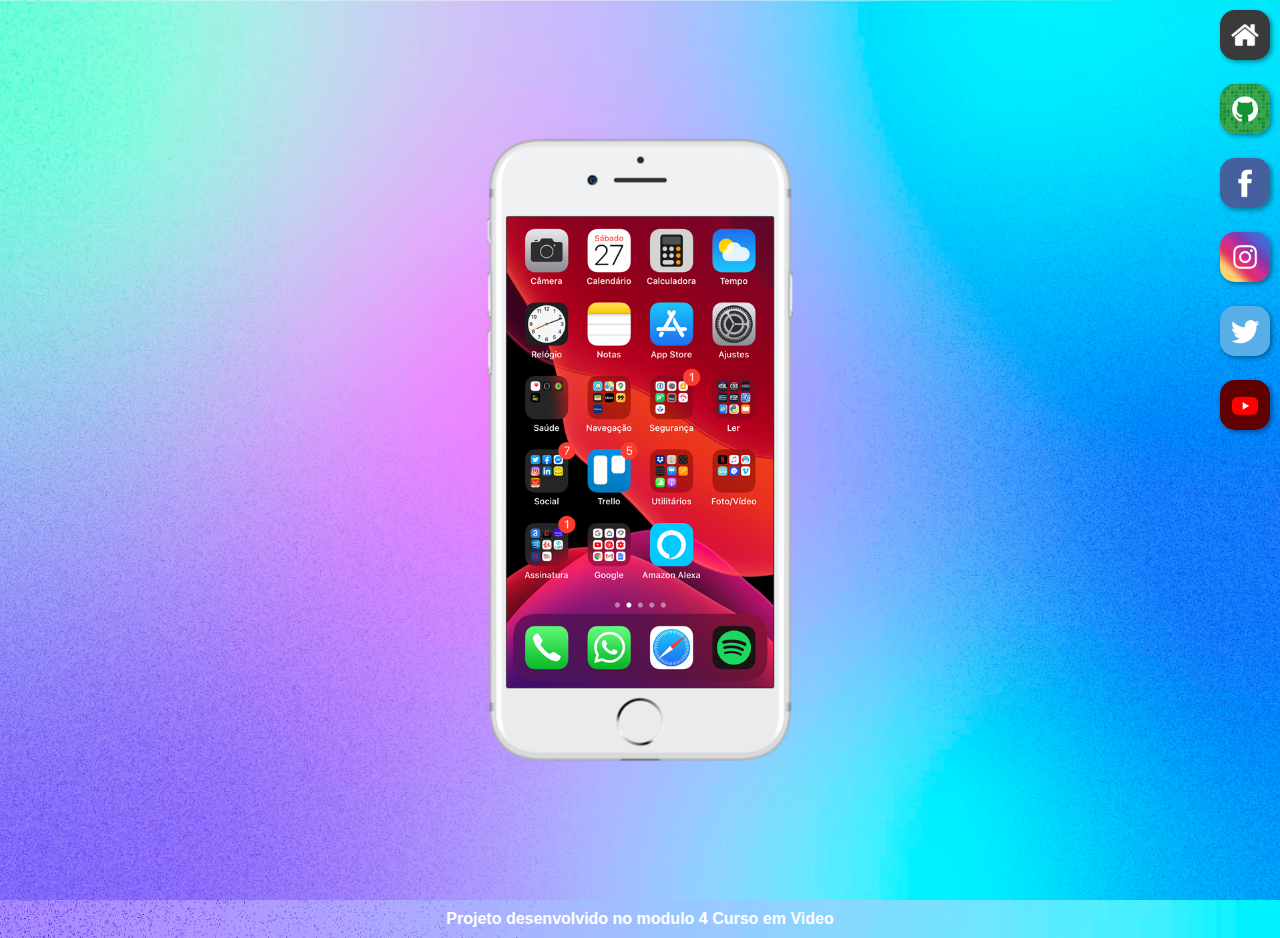
<file: index.html>
<!DOCTYPE html>
<html lang="pt-br">
<head>
    <meta charset="UTF-8">
    <meta name="viewport" content="width=device-width, initial-scale=1.0">
    <title> Projeto Rede Sociais </title>
    <link rel="stylesheet" href="estilos/estilo.css">
</head>
<body>
   <main>
    <section id="telefone">
        <iframe src="home.html" name="tela" id="tela" frameborder="0"></iframe>
    </section>

    <section id="redes-sociais">
        <a href="home.html" target="tela"> <img src="imagens/logo-home.jpg" alt="home"></a><br>

        <a href="github.html" target="tela"><img src="imagens/logo-github.jpg" alt="logo-github"></a><br>

        <a href="facebook.html" target="tela"><img src="imagens/logo-facebook.jpg" alt="logo-facebook"></a><br>

        <a href="instagram.html" target="tela"><img src="imagens/logo-instagram.jpg" alt="logo-instagram"></a><br>

        <a href="twitter.html" target="tela"><img src="imagens/logo-twitter.jpg" alt="logo-twitter"></a><br>

        <a href="youtube.html" target="tela"><img src="imagens/logo-youtube.jpg" alt="logo youtube"></a><br>

    </section>
   </main>
   <footer>
    <p> Projeto desenvolvido no modulo 4 Curso em Video </p>
    </footer>
</body>
</html>
</file>
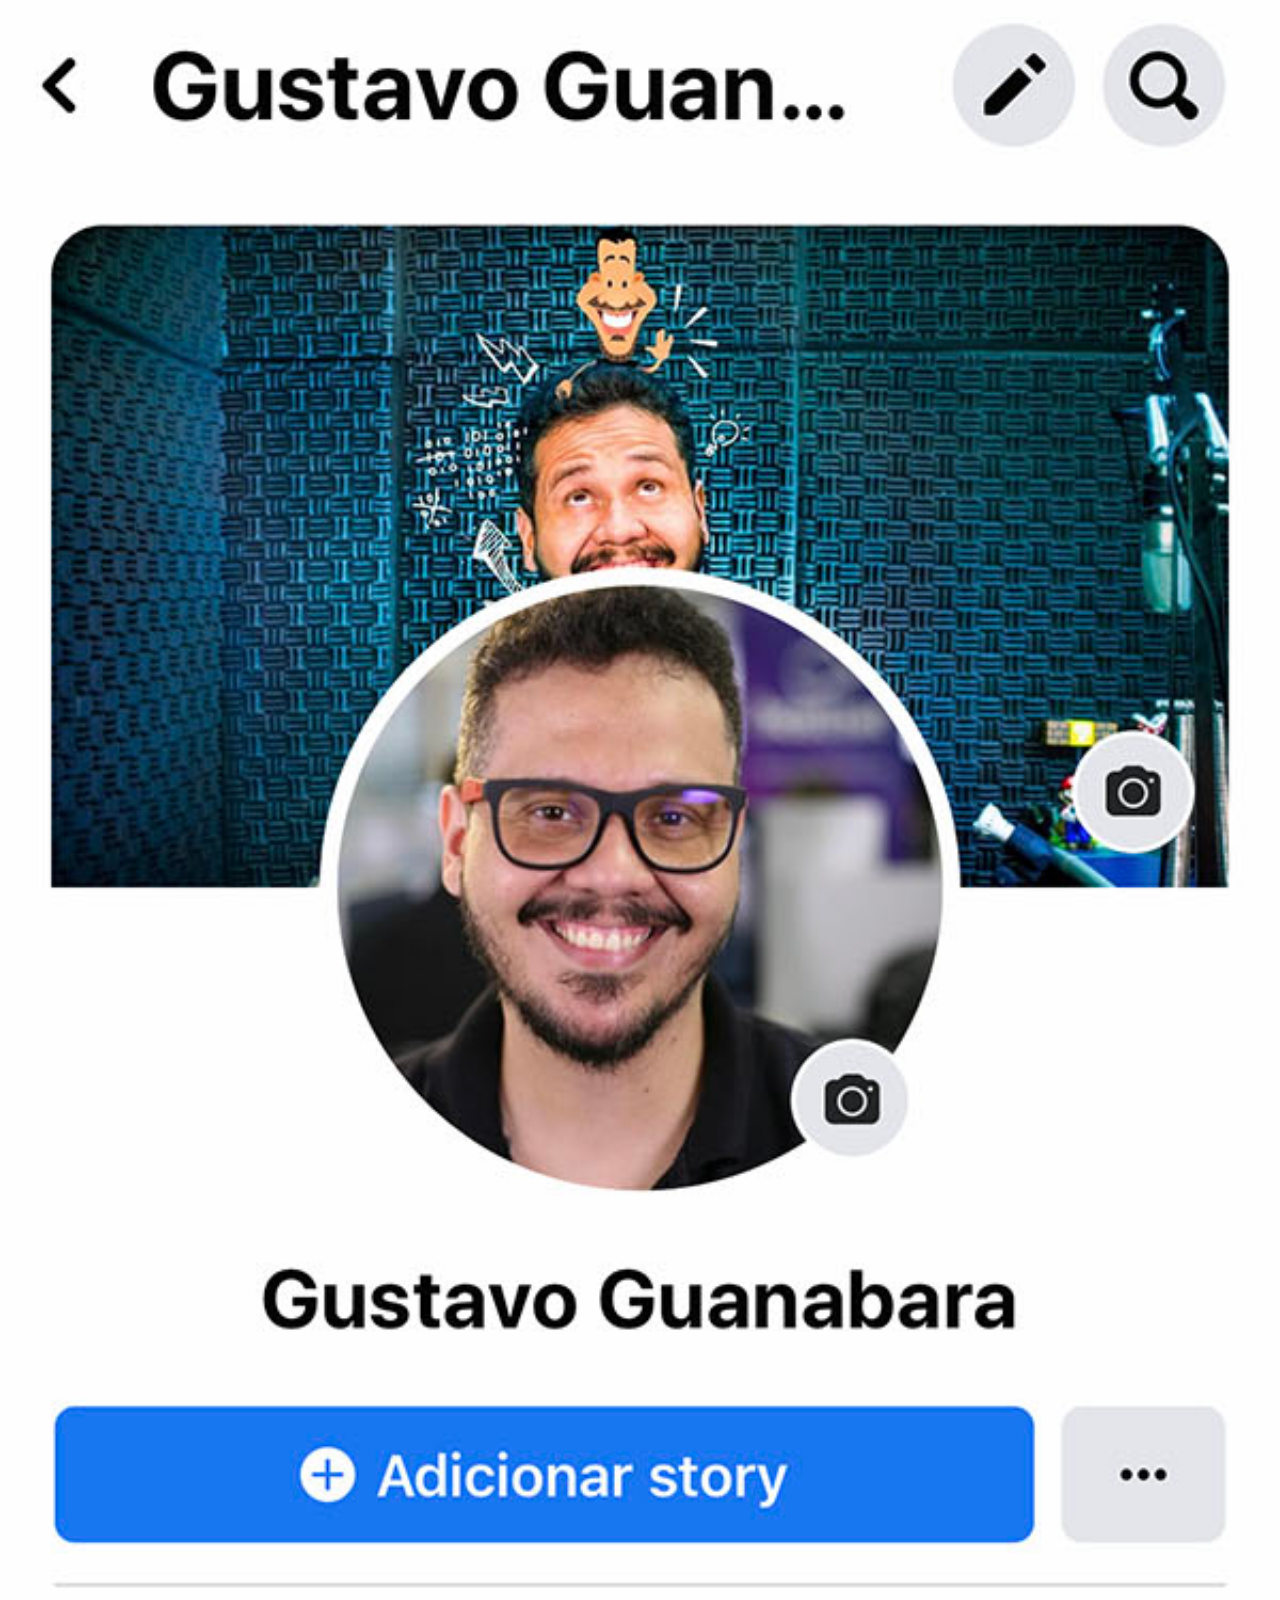
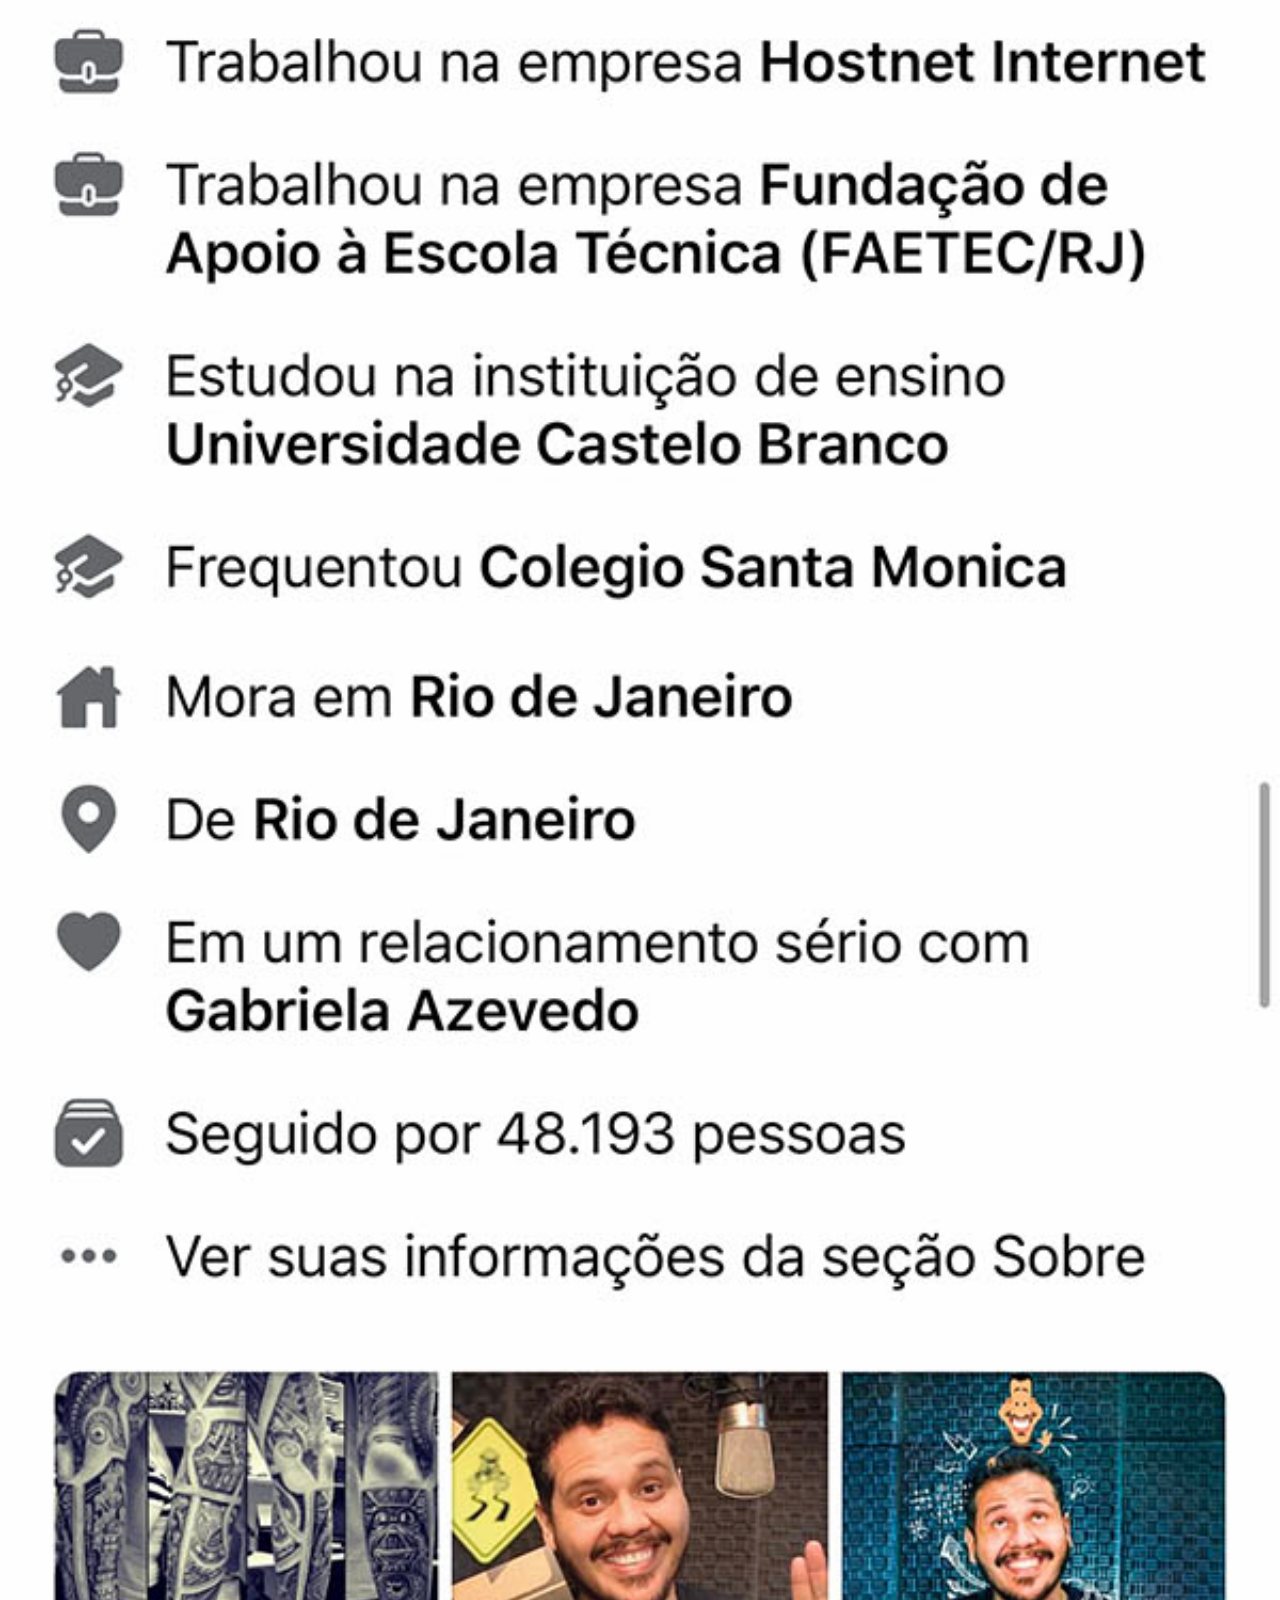
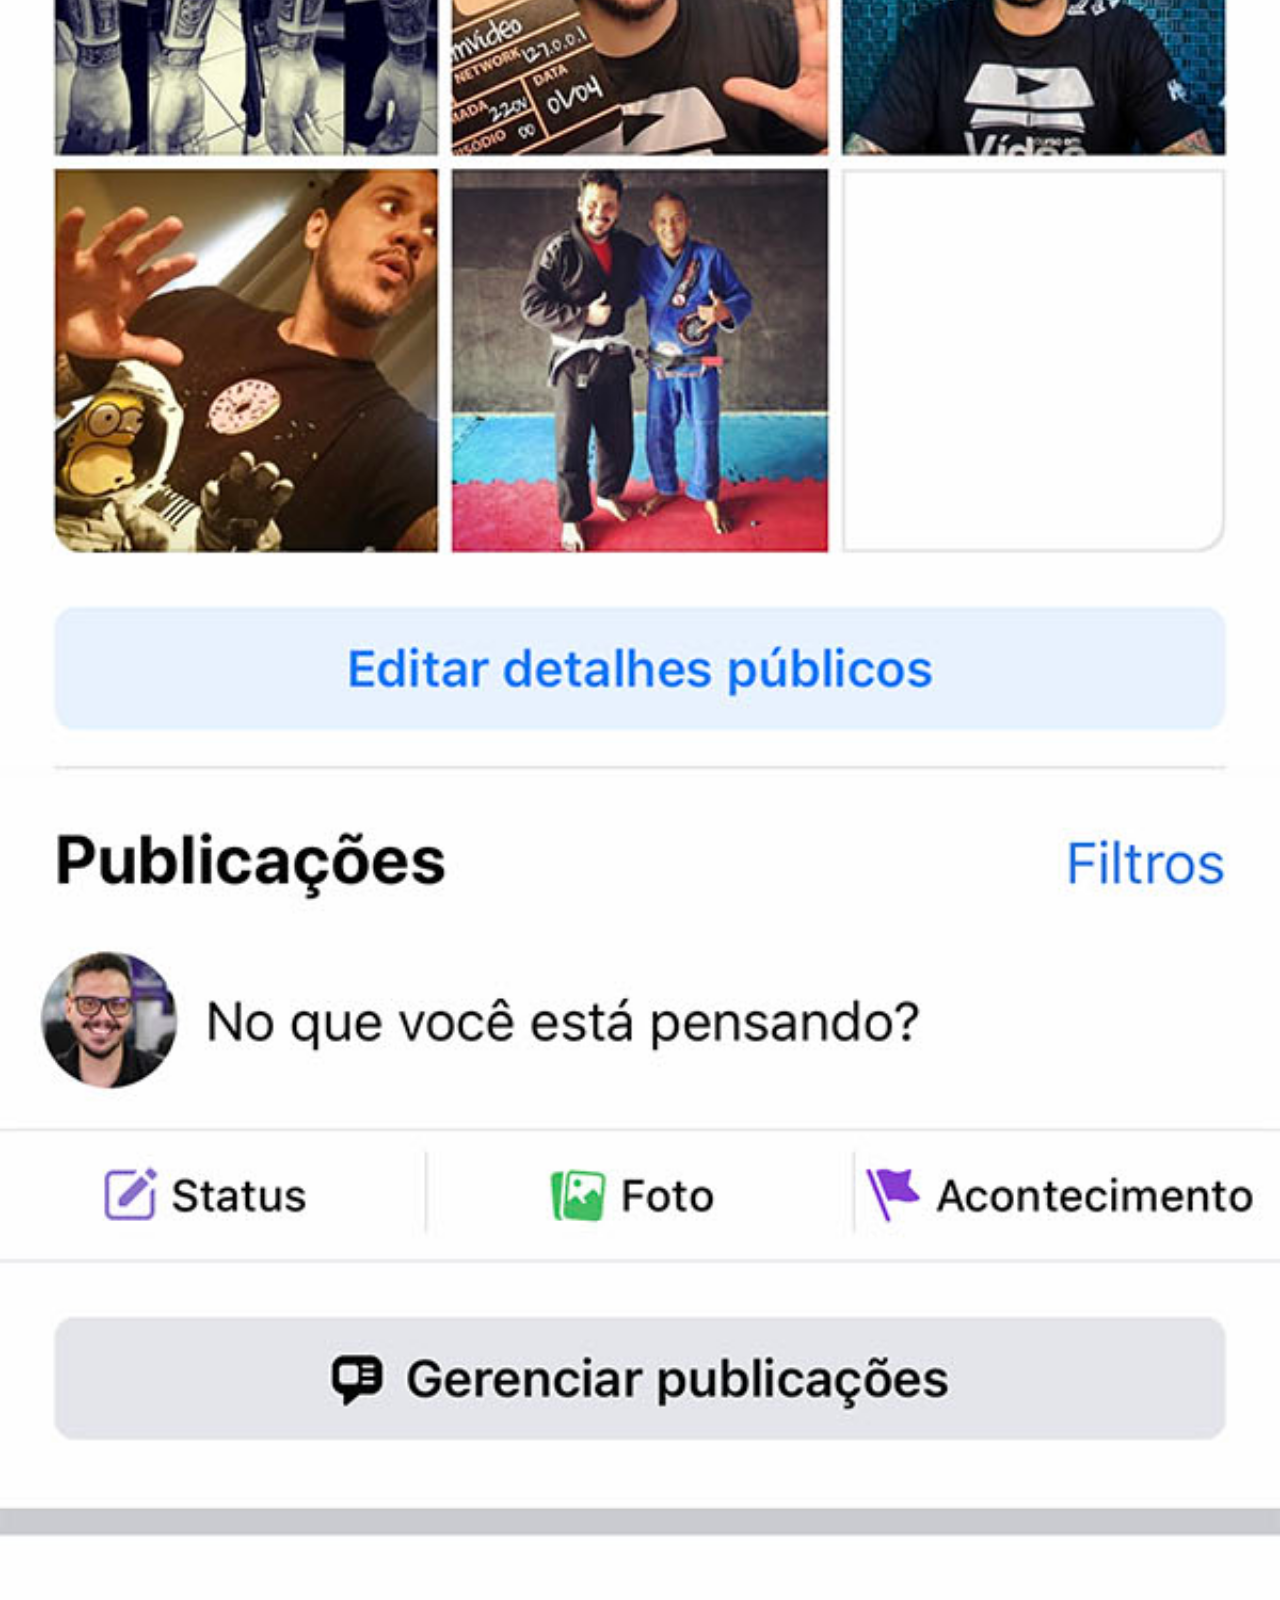
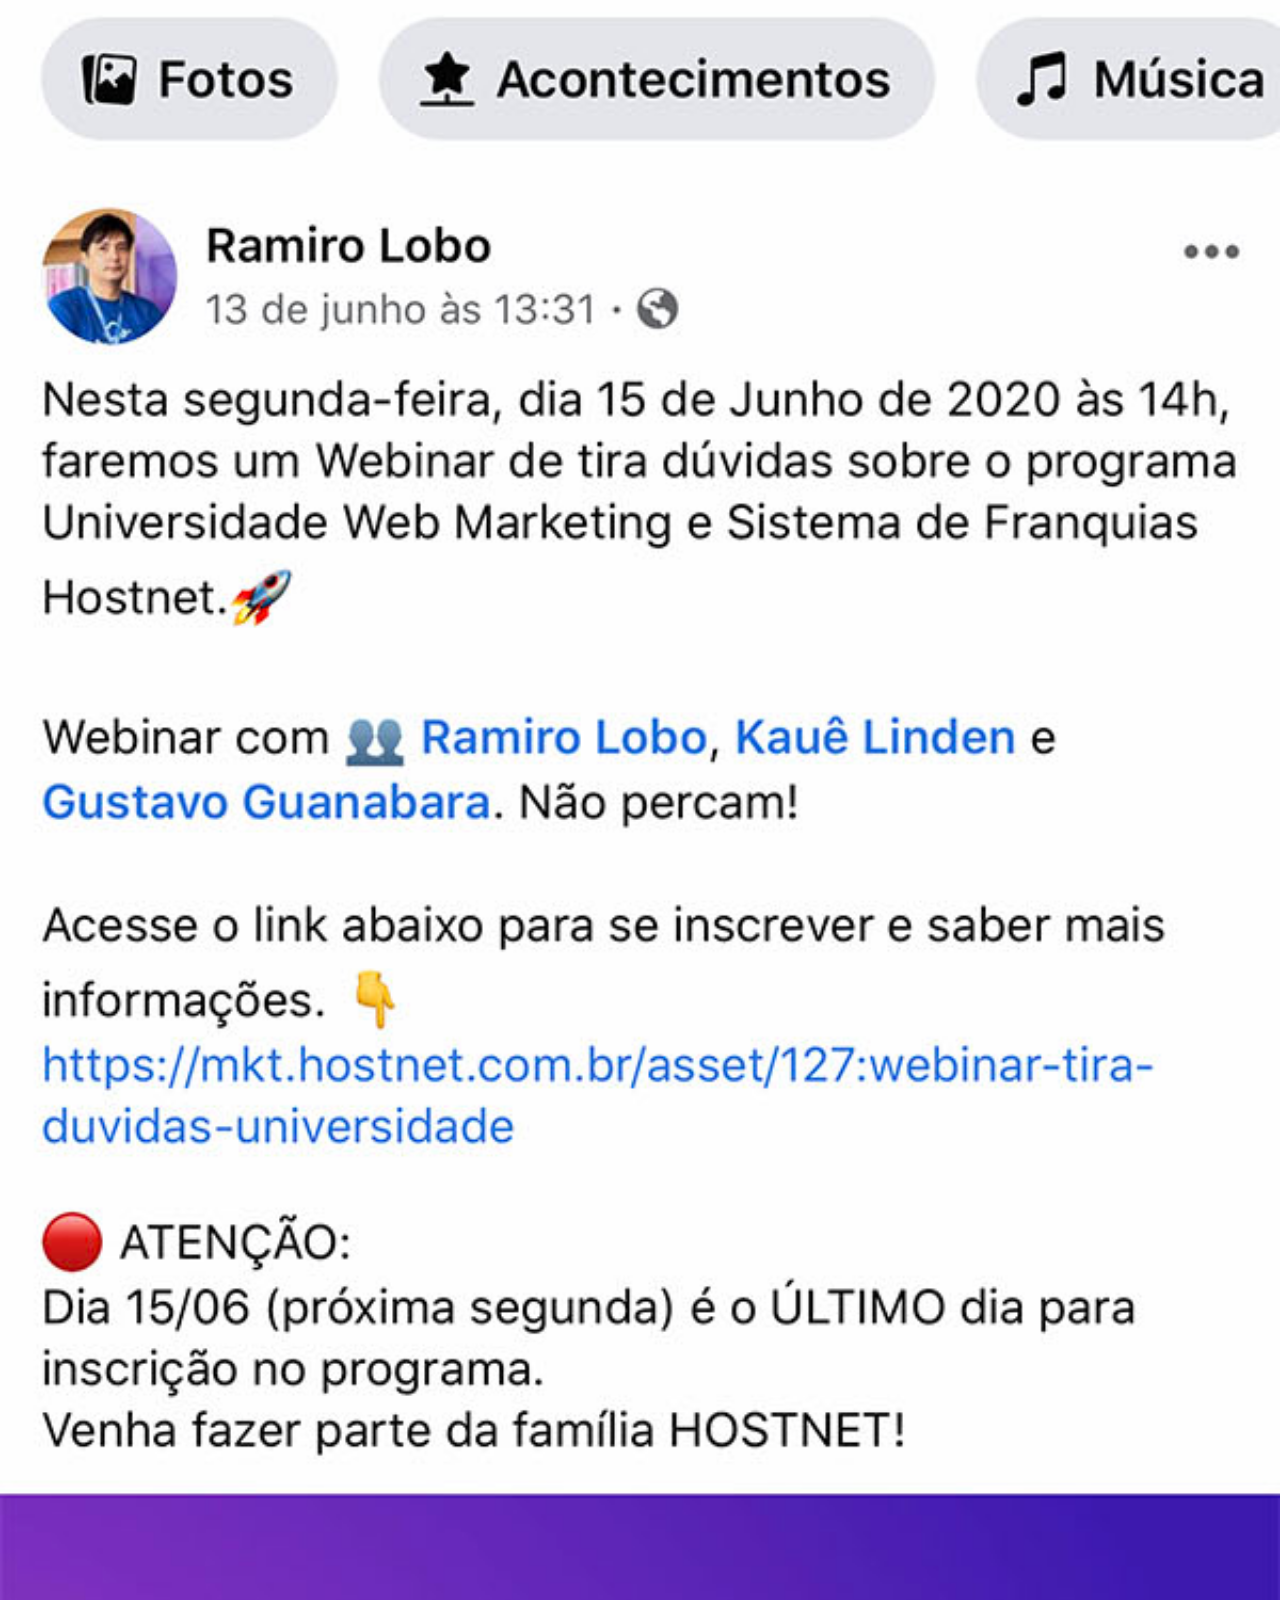
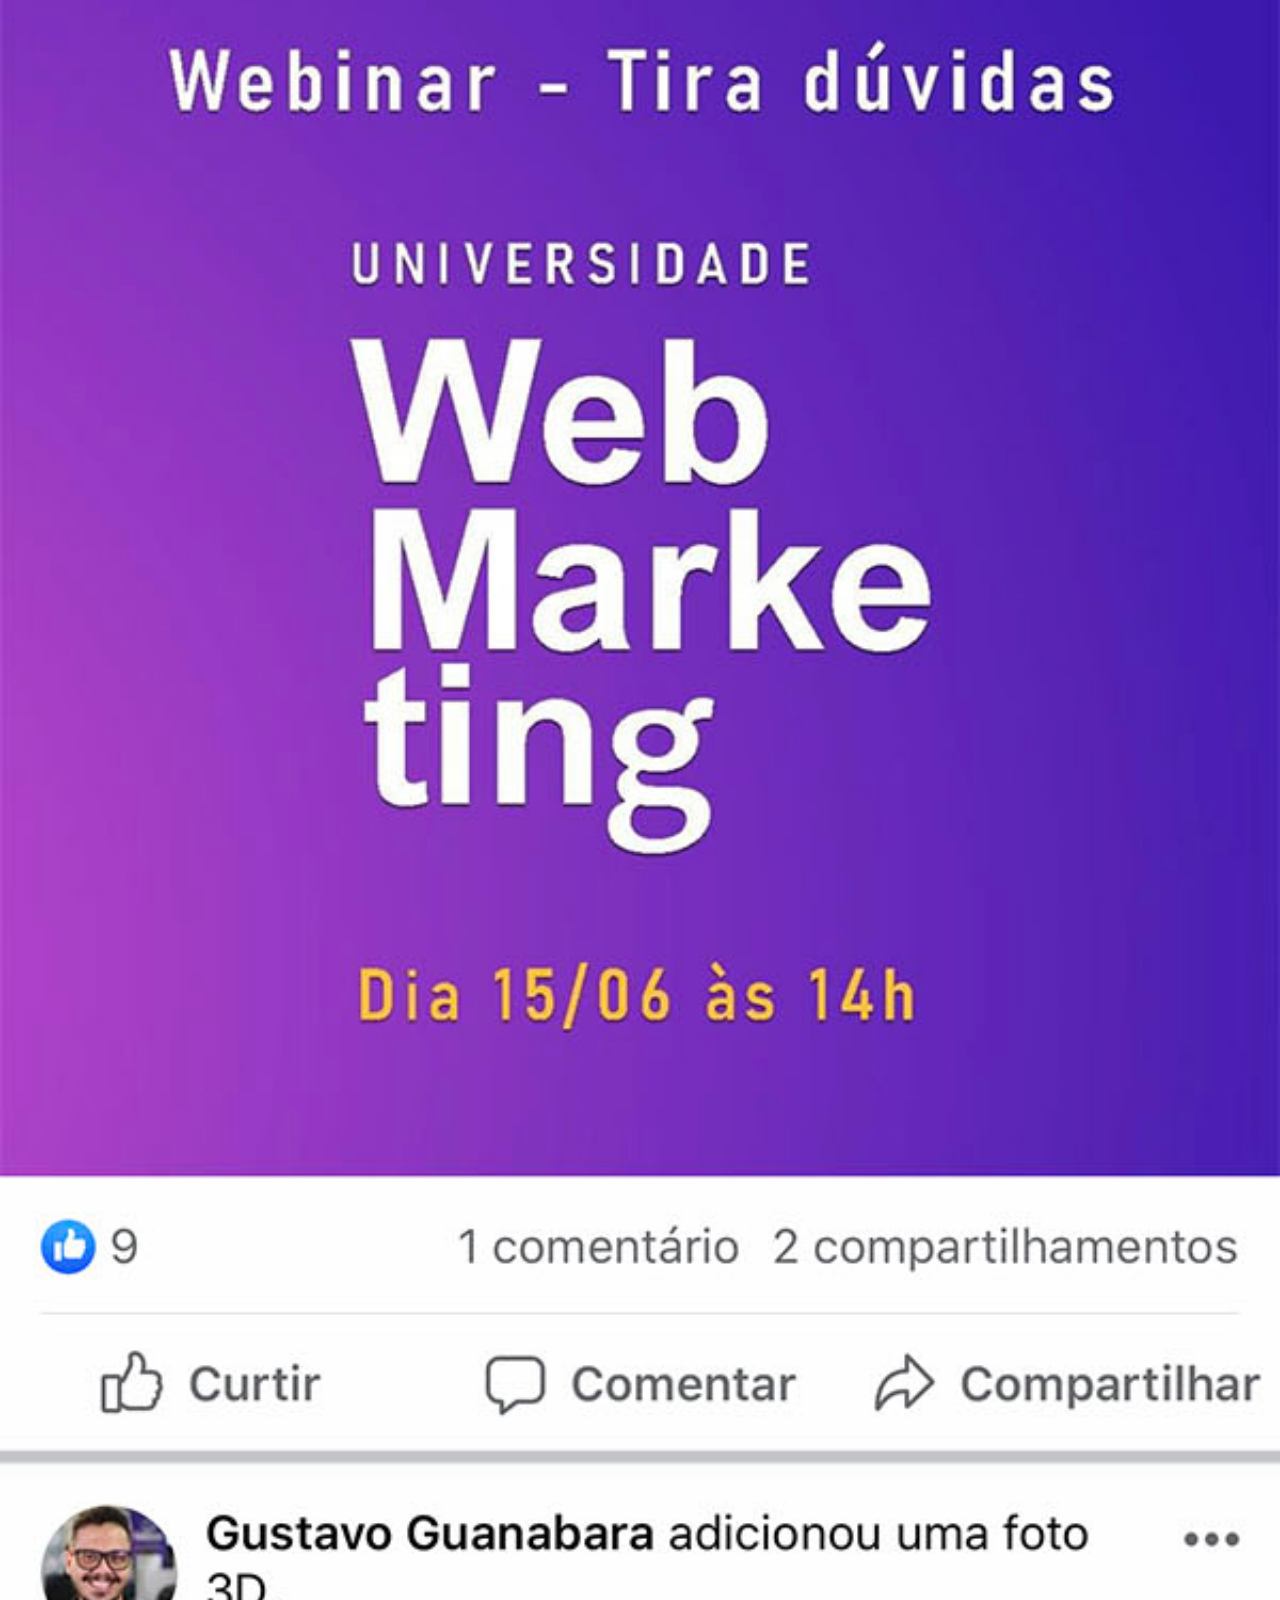
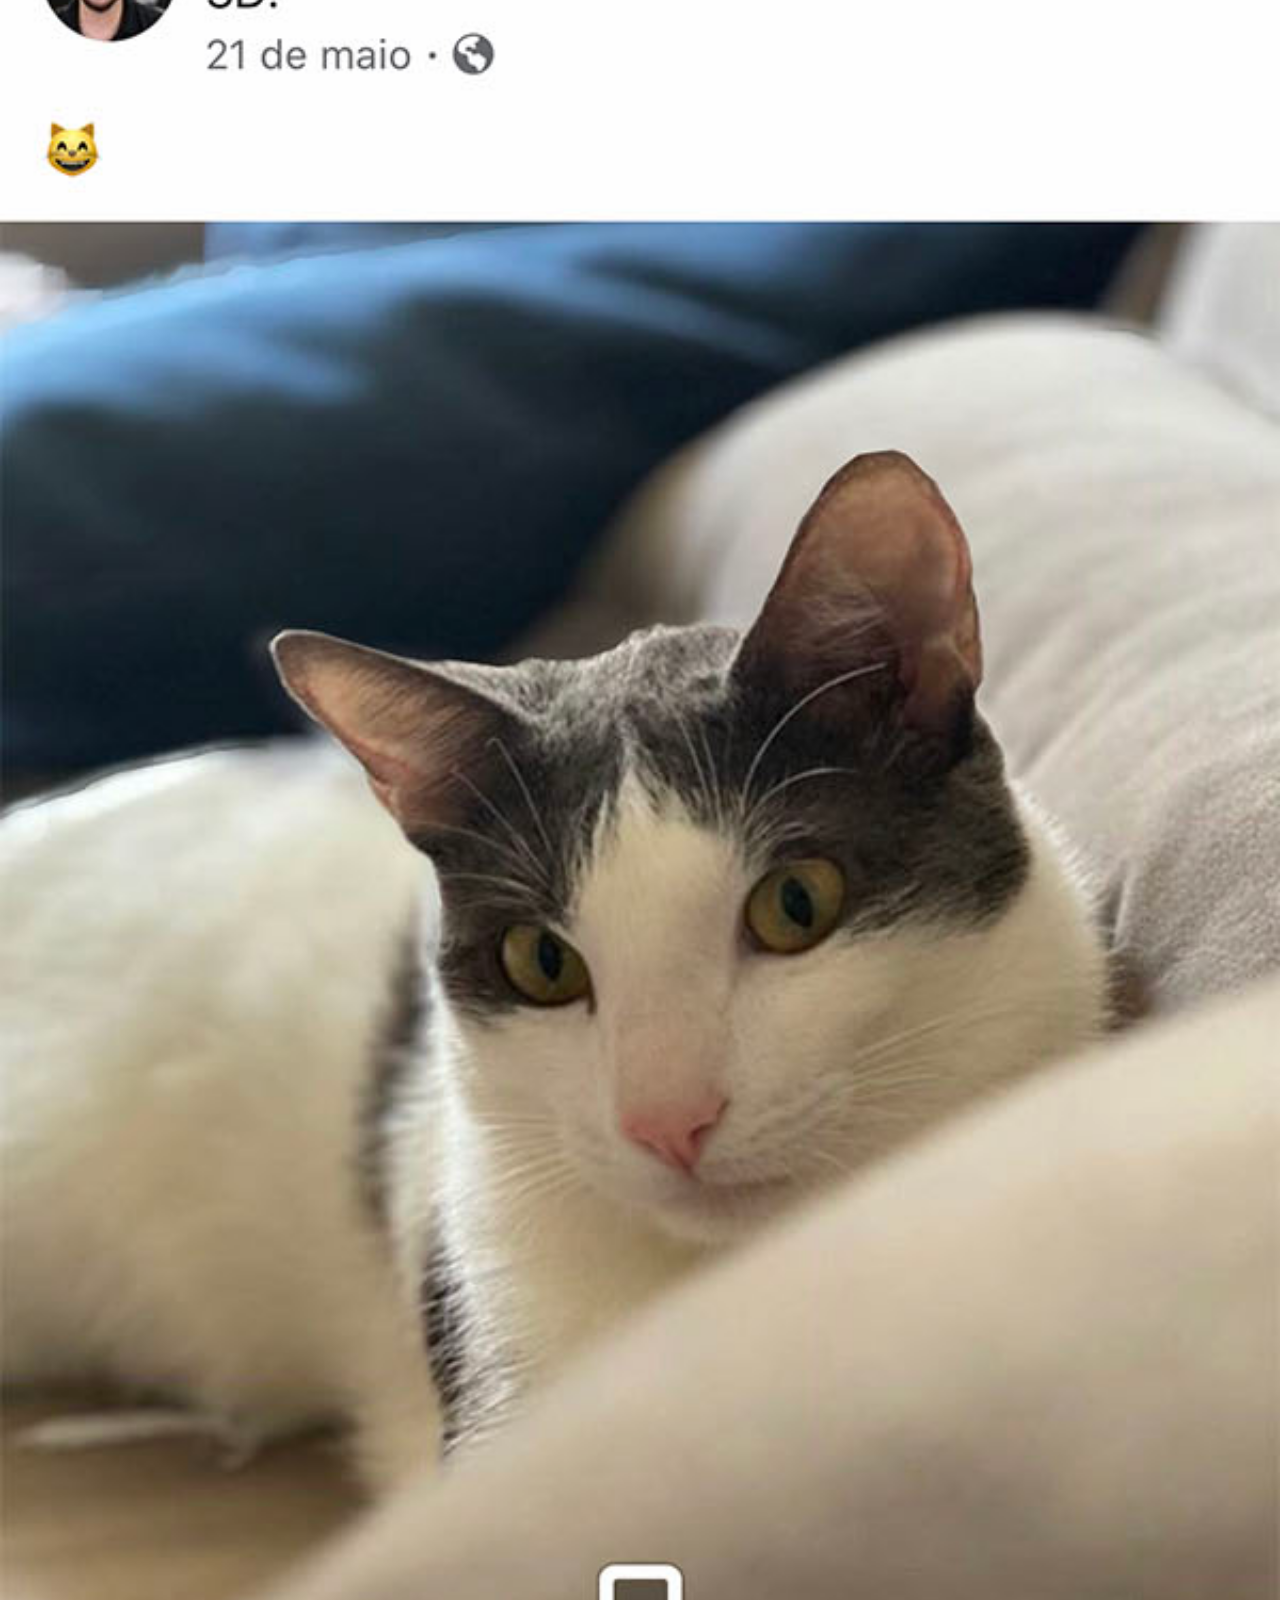
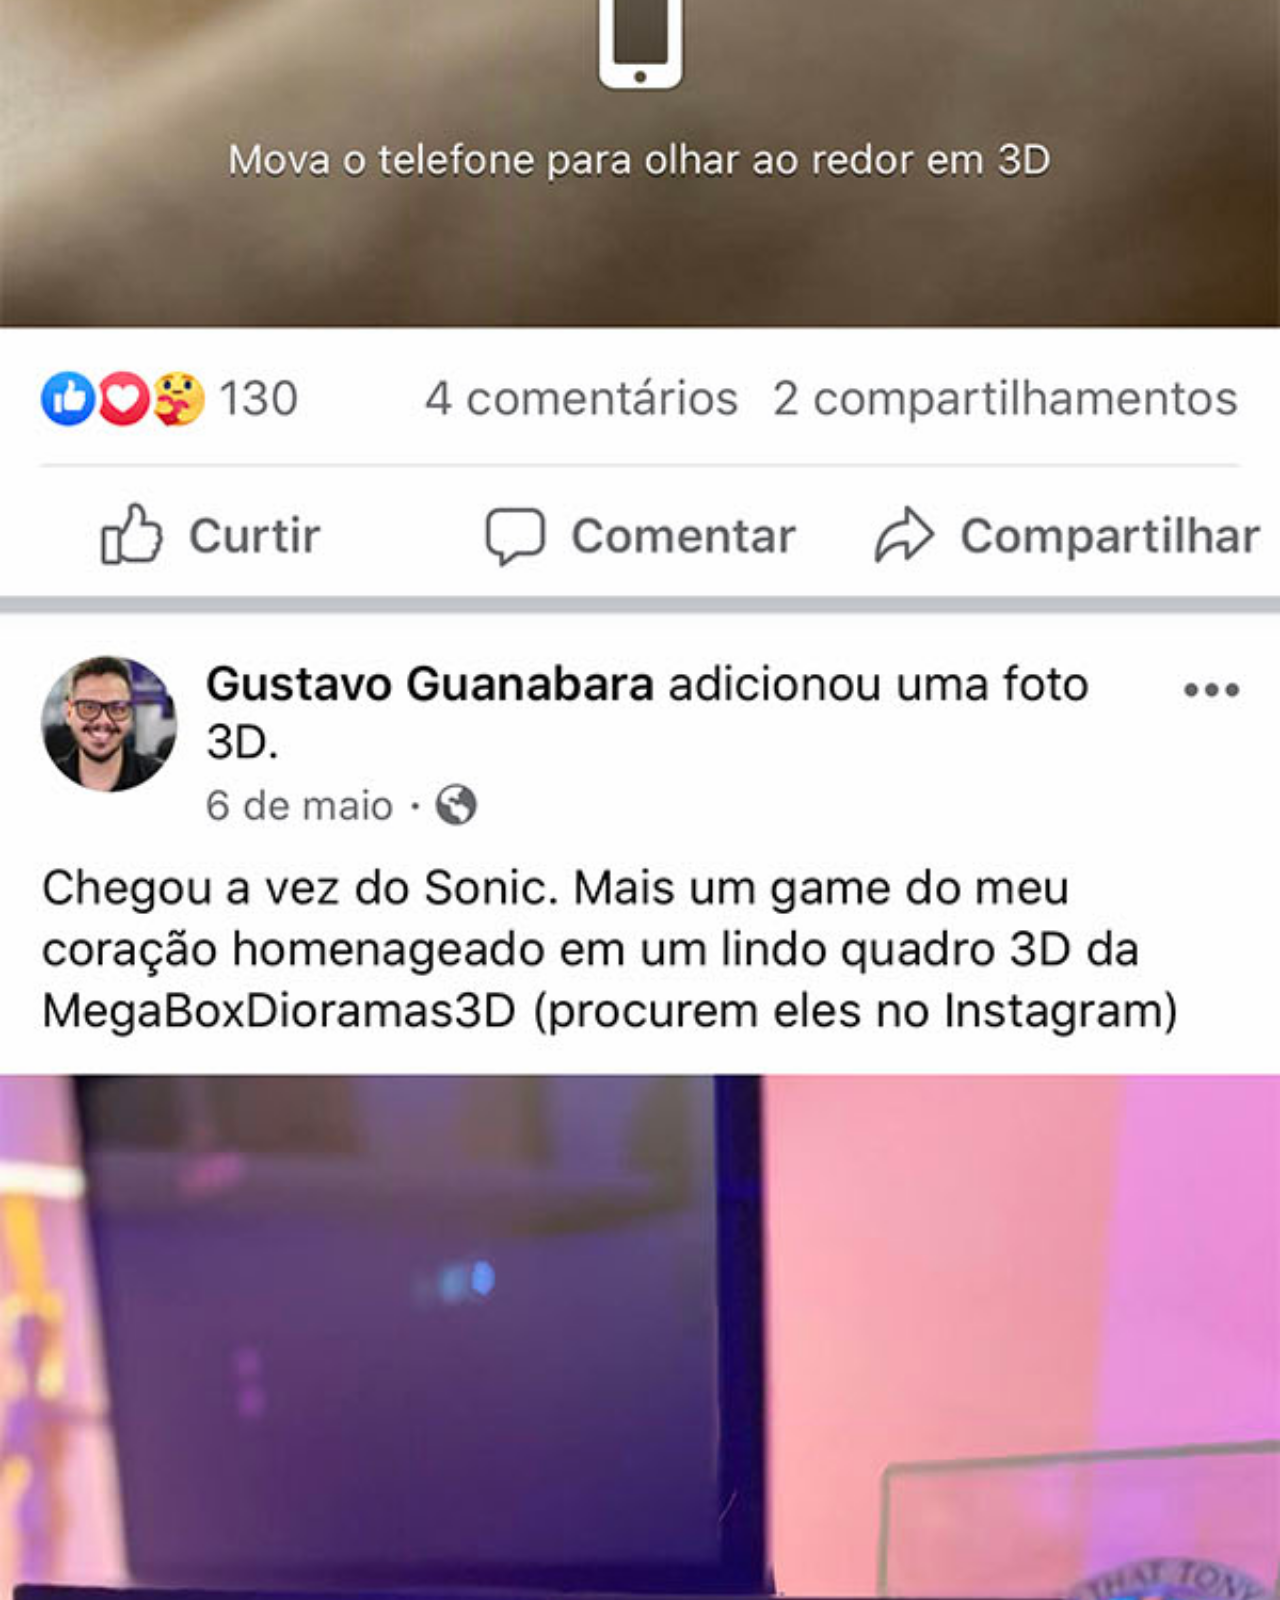
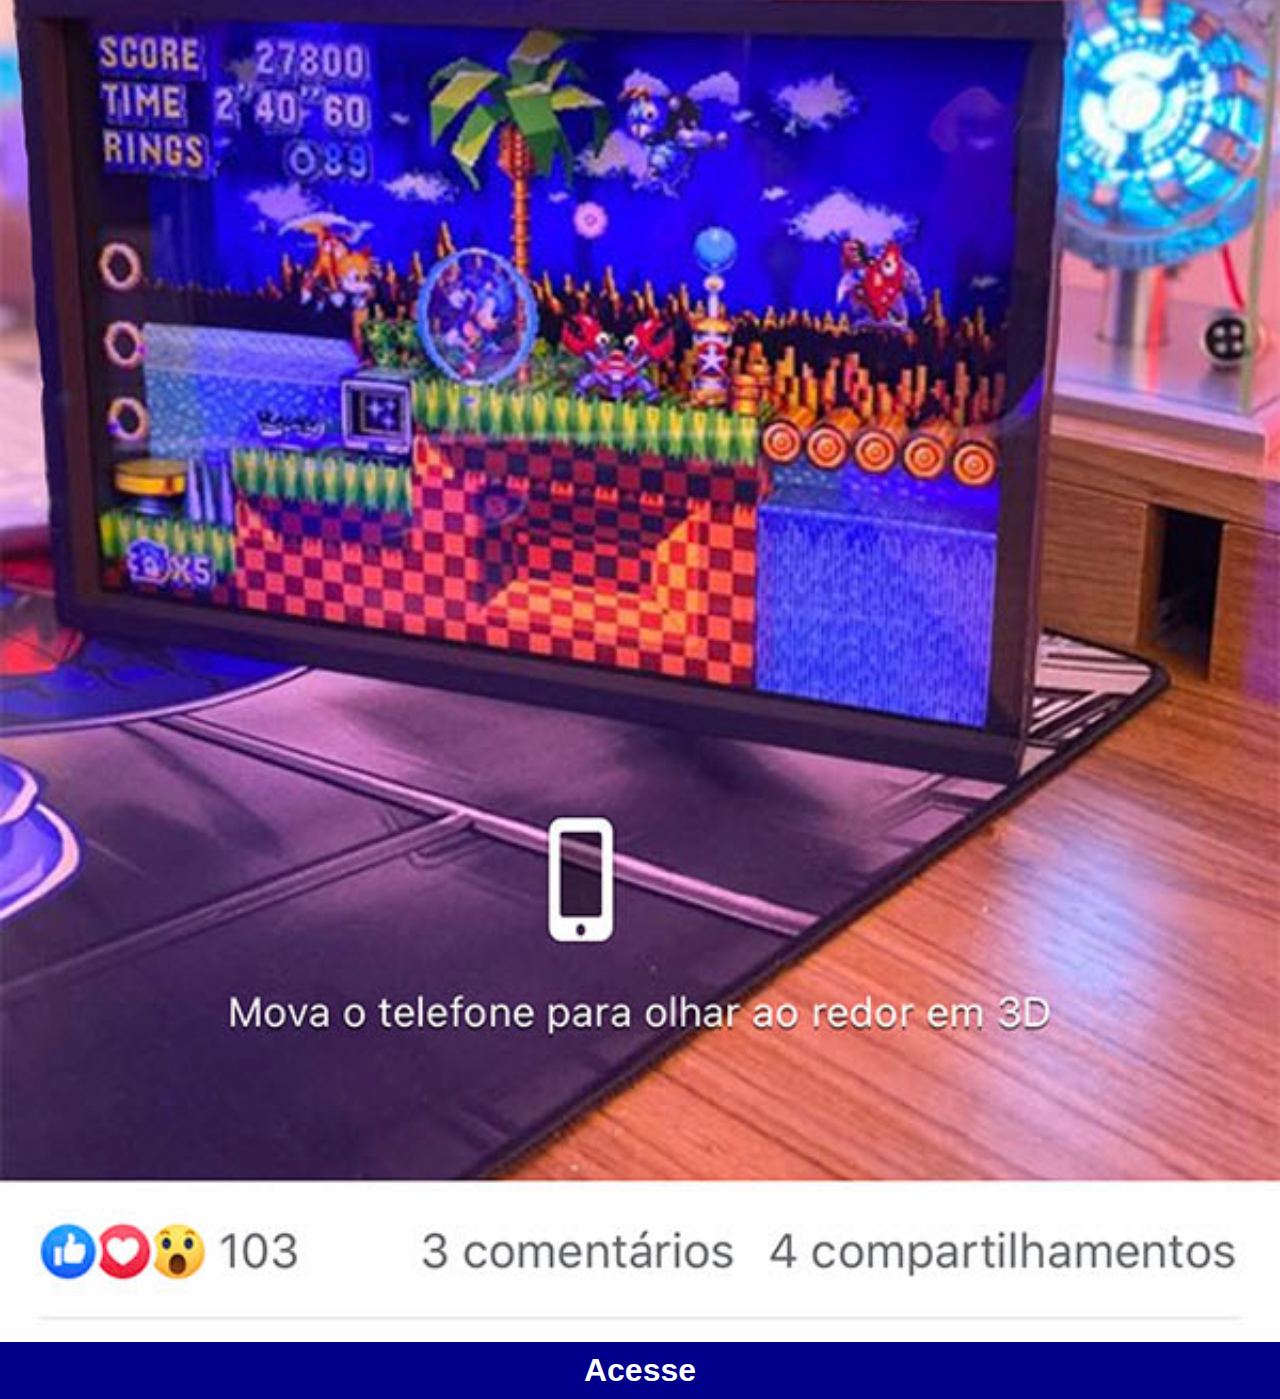
<file: facebook.html>
<!DOCTYPE html>
<html lang="pt-br">
<head>
    <meta charset="UTF-8">
    <meta name="viewport" content="width=device-width, initial-scale=1.0">
    <title>Facebook</title>
    <link rel="stylesheet" href="estilos/social.css">
</head>
<body>
    <img src="imagens/tela-facebook.jpg" alt="Facebook">
    <a href="https://web.facebook.com/gustavoguanabara/?locale=pt_BR&_rdc=1&_rdr" target="_blank"> Acesse </a>
</body>
</html>
</file>
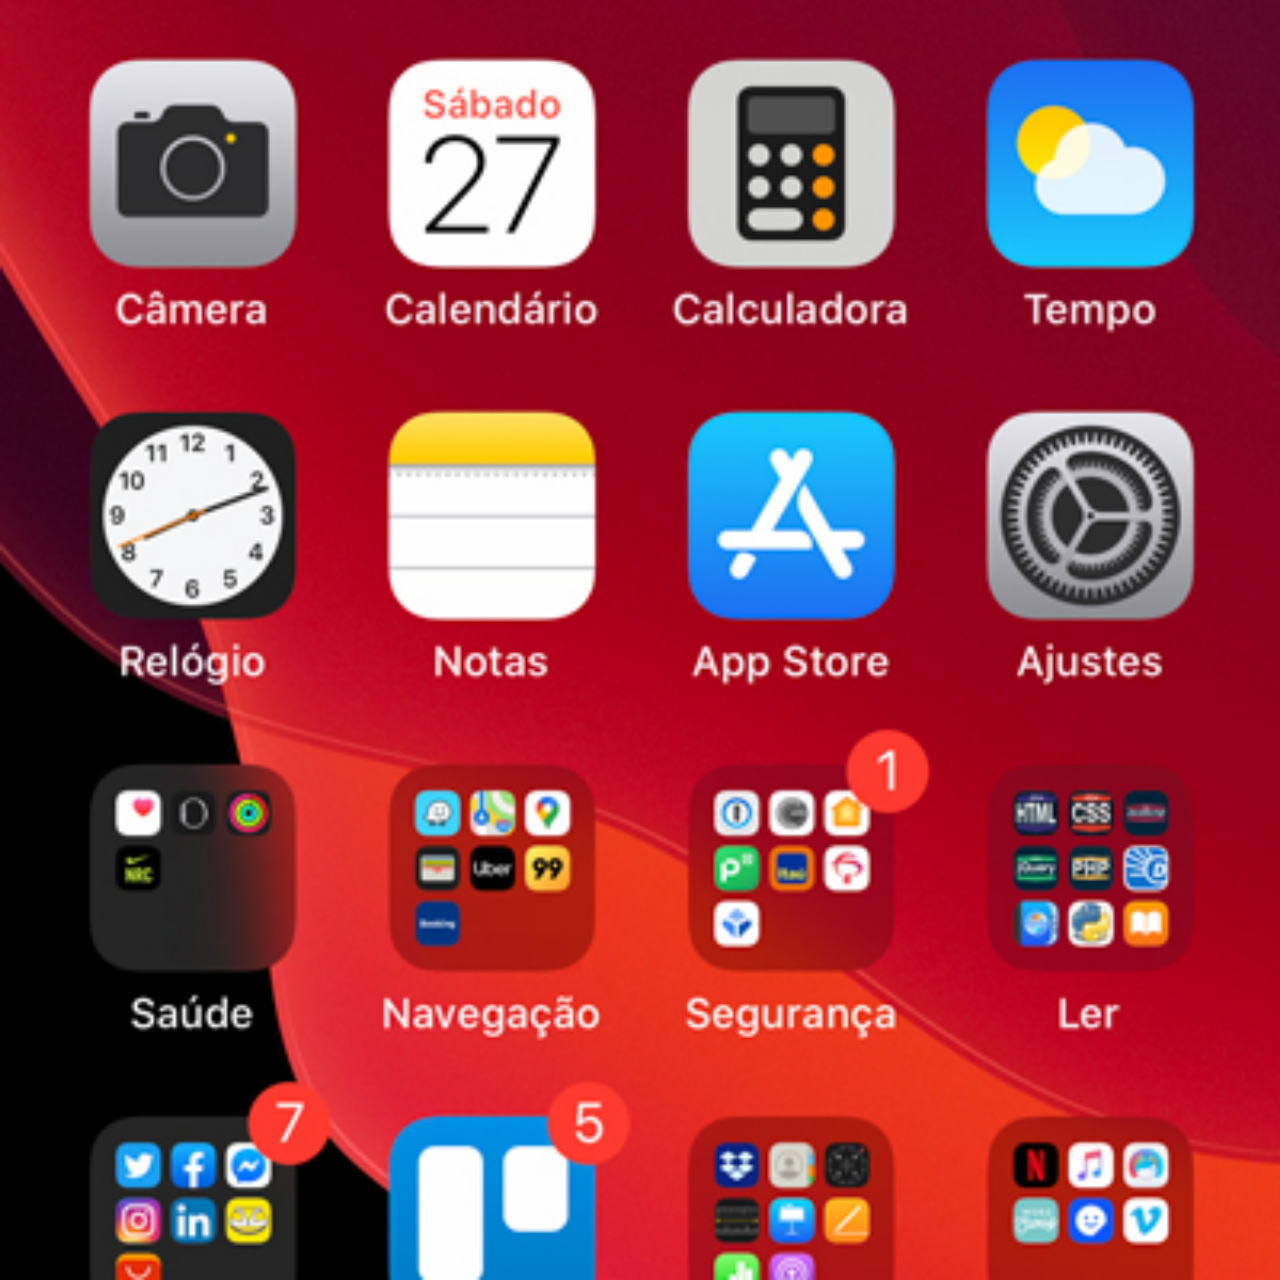
<file: home.html>
<!DOCTYPE html>
<html lang="pt-br">
<head>
    <meta charset="UTF-8">
    <meta name="viewport" content="width=device-width, initial-scale=1.0">
    <title>Home</title>
    <style>
        *{
            margin: 0px;
            padding: 0px;
        }

        body{
            width: 100vw;
            height: 100vw;
            background: black url(imagens/tela-home.jpg) no-repeat top center;
            background-size: cover;
        }

    </style>
</head>
<body>
    
</body>
</html>
</file>
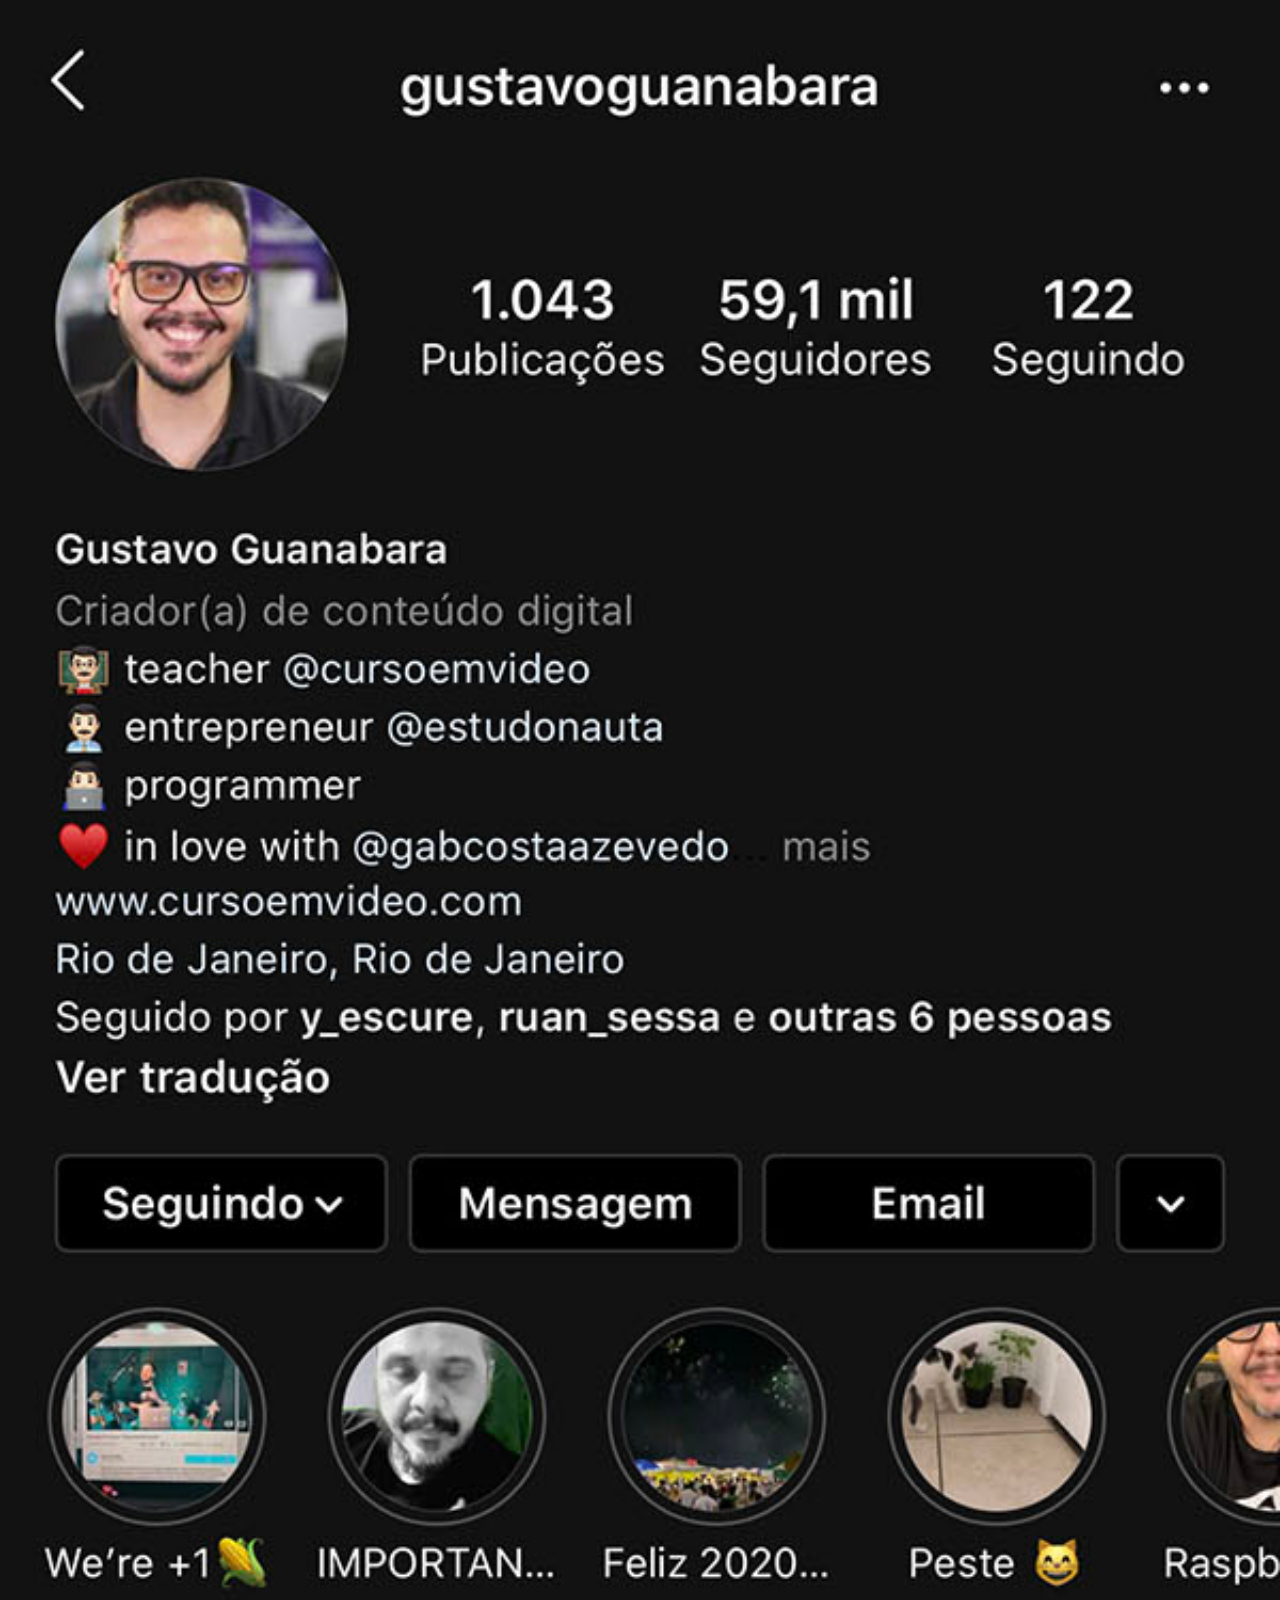
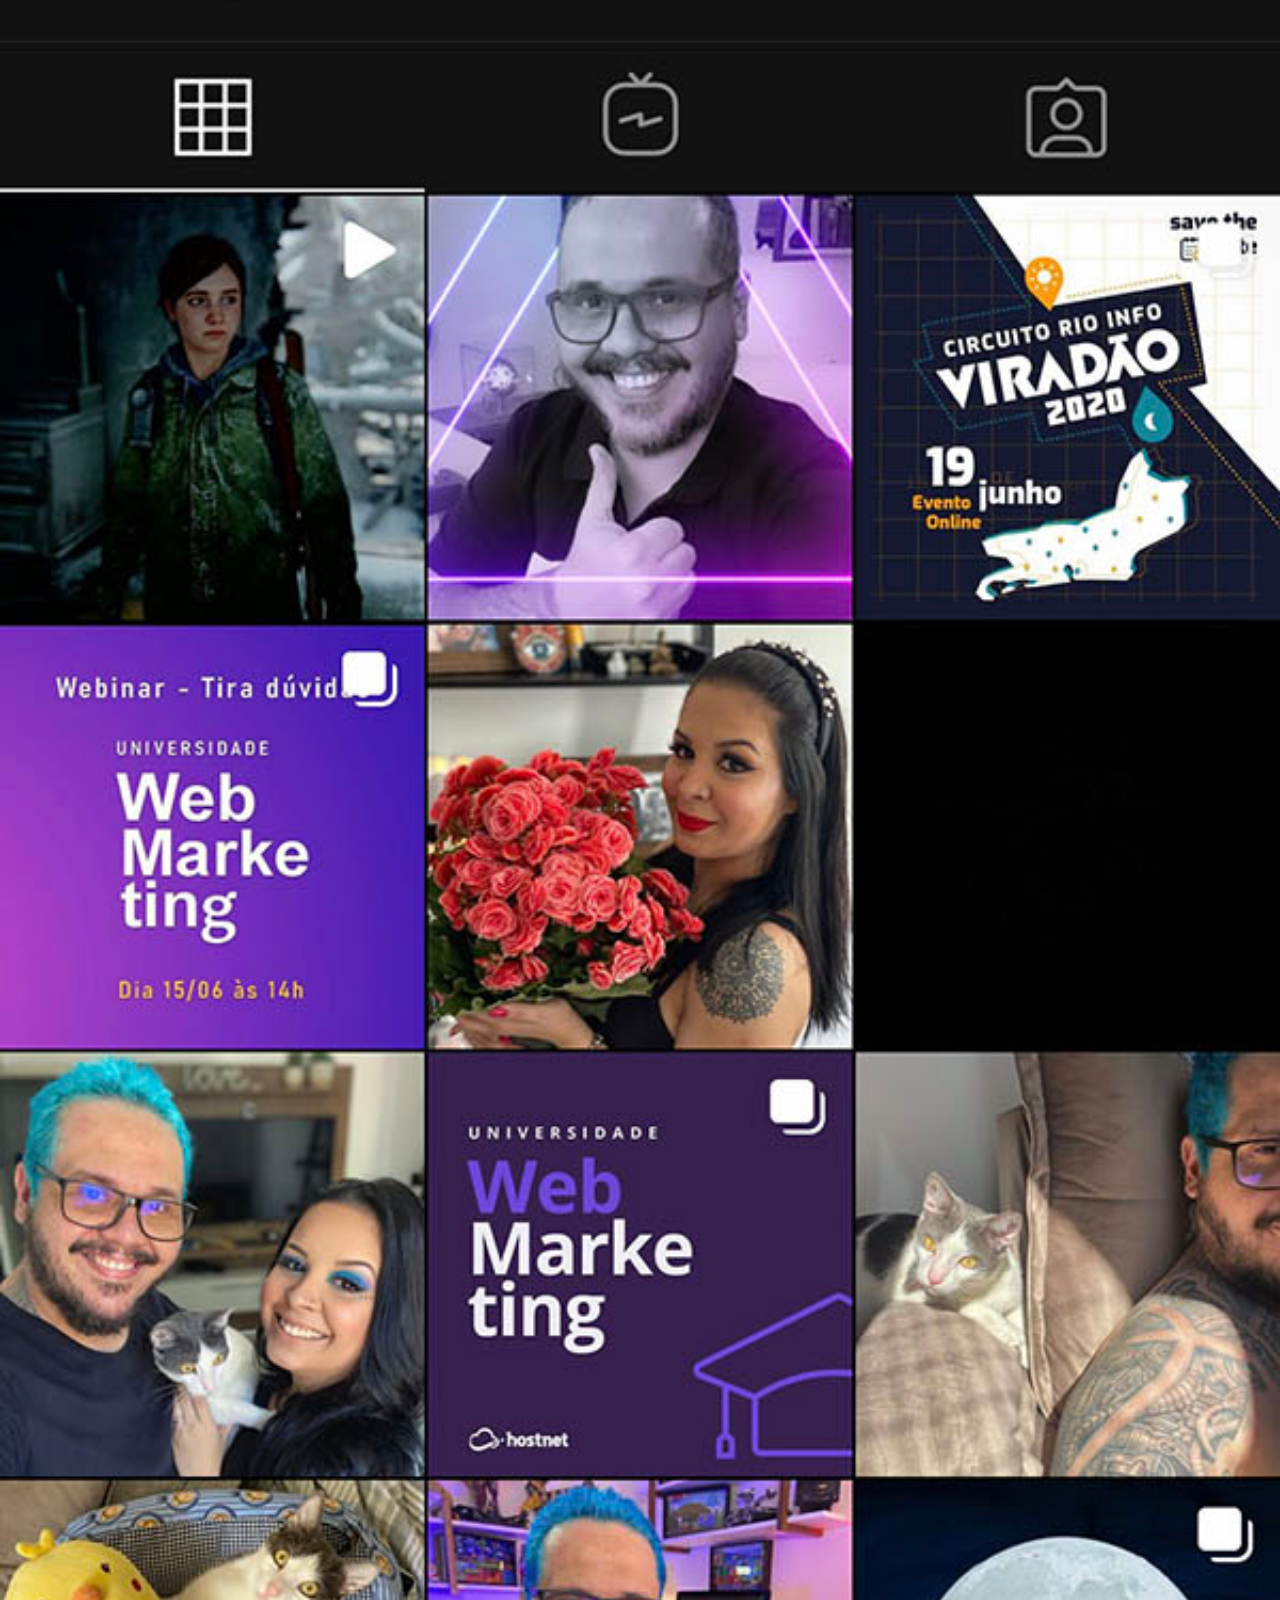
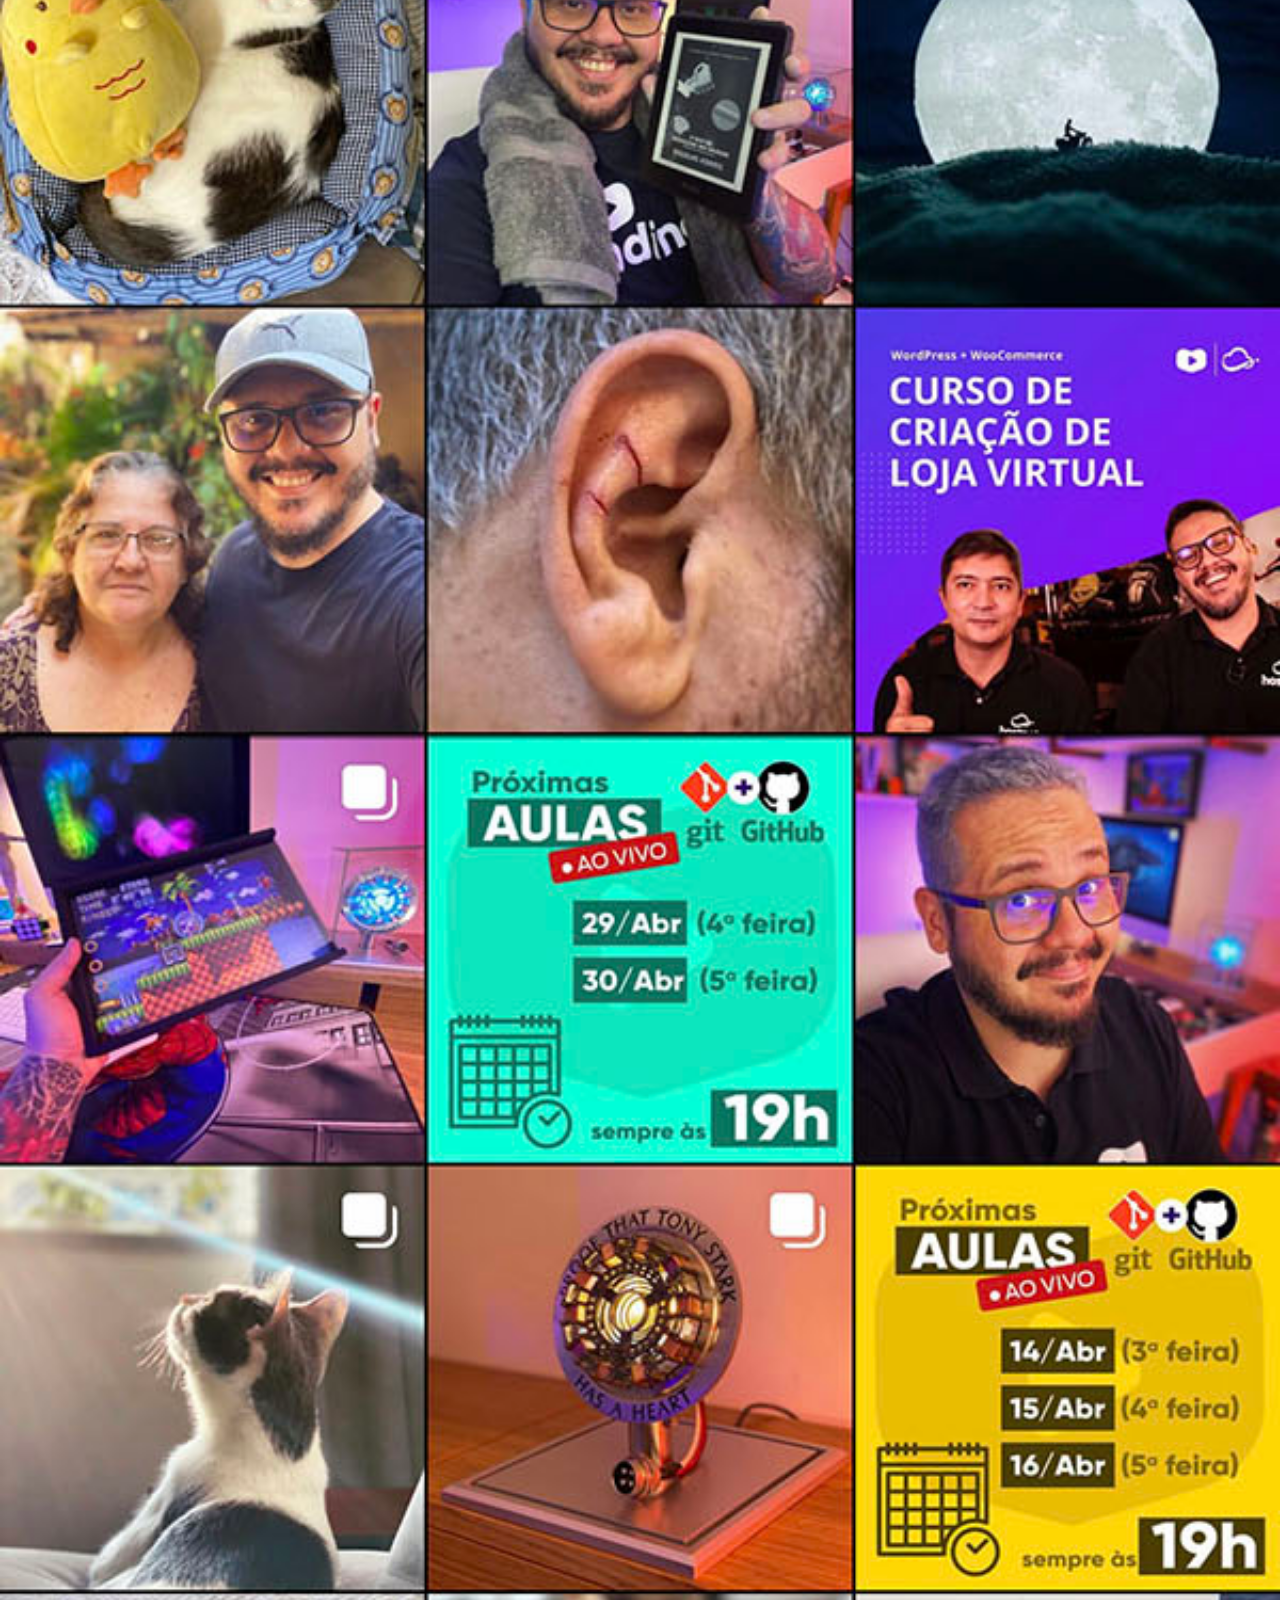
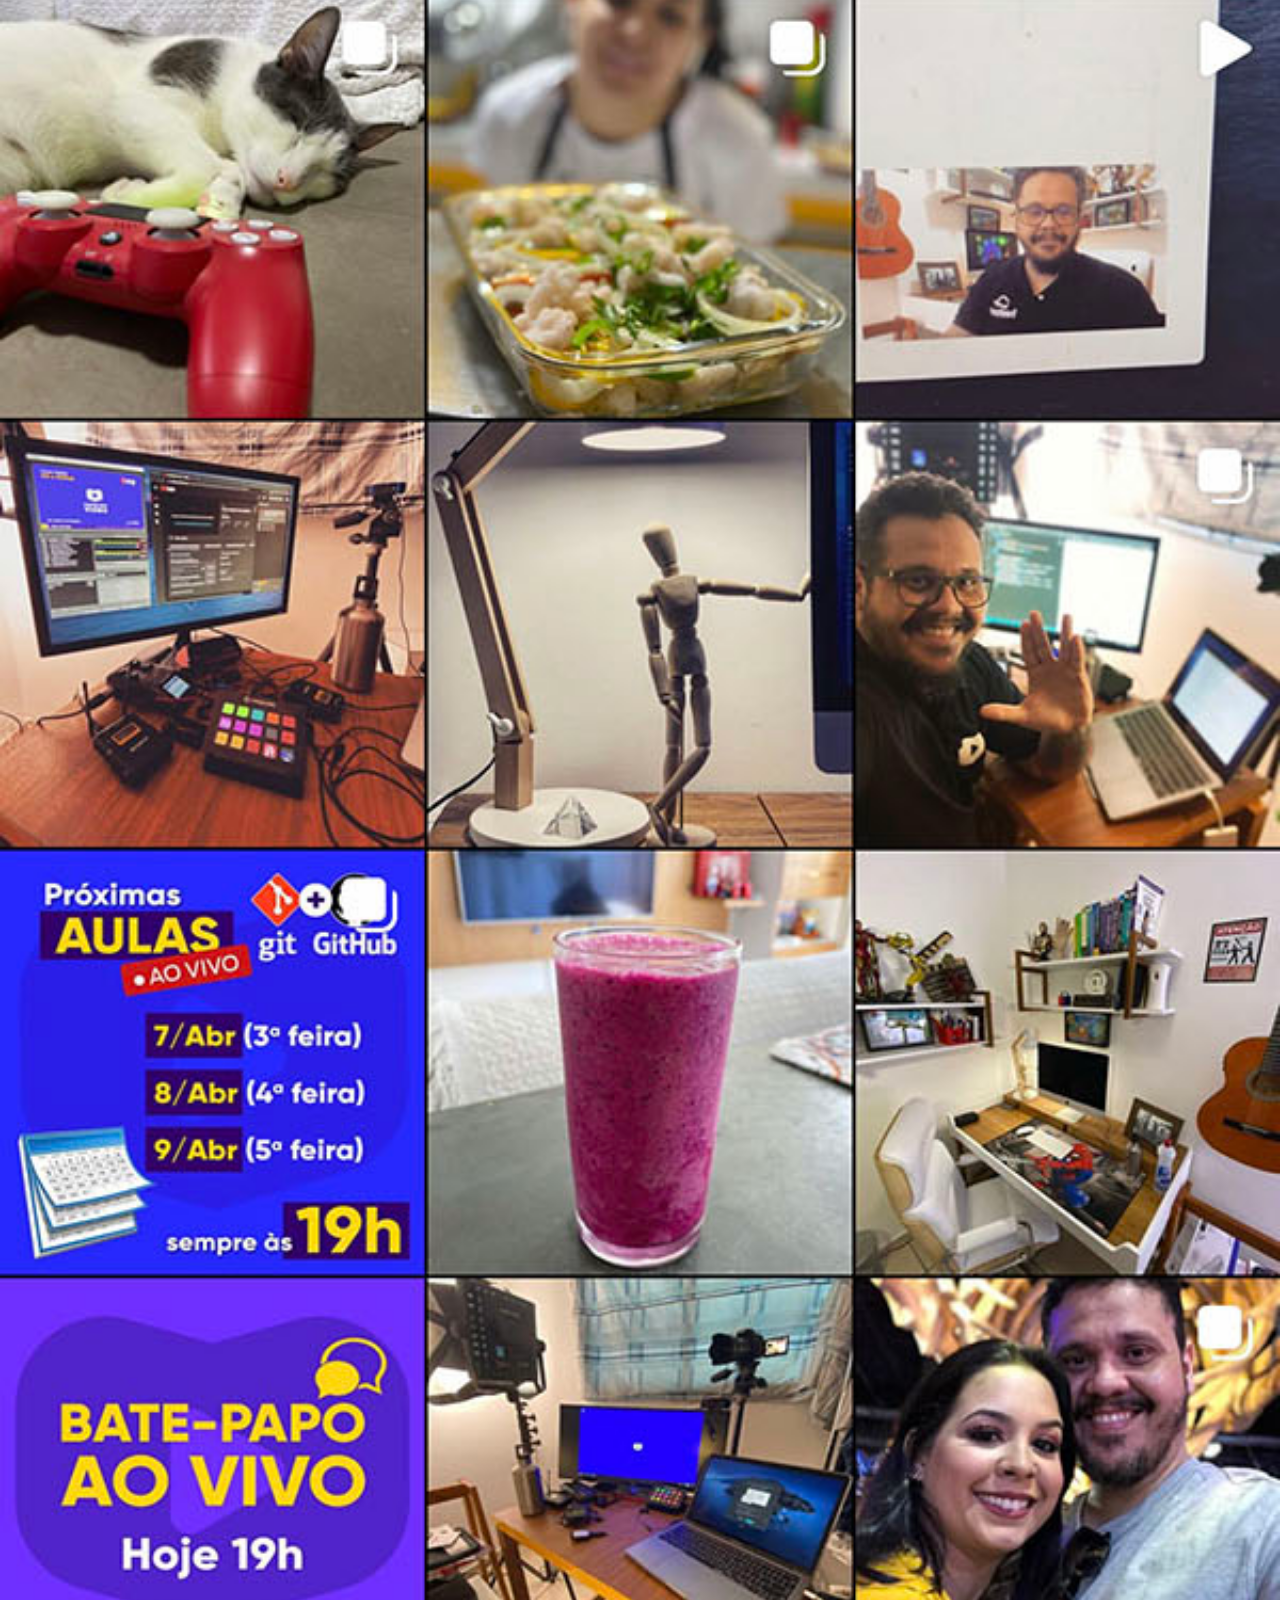
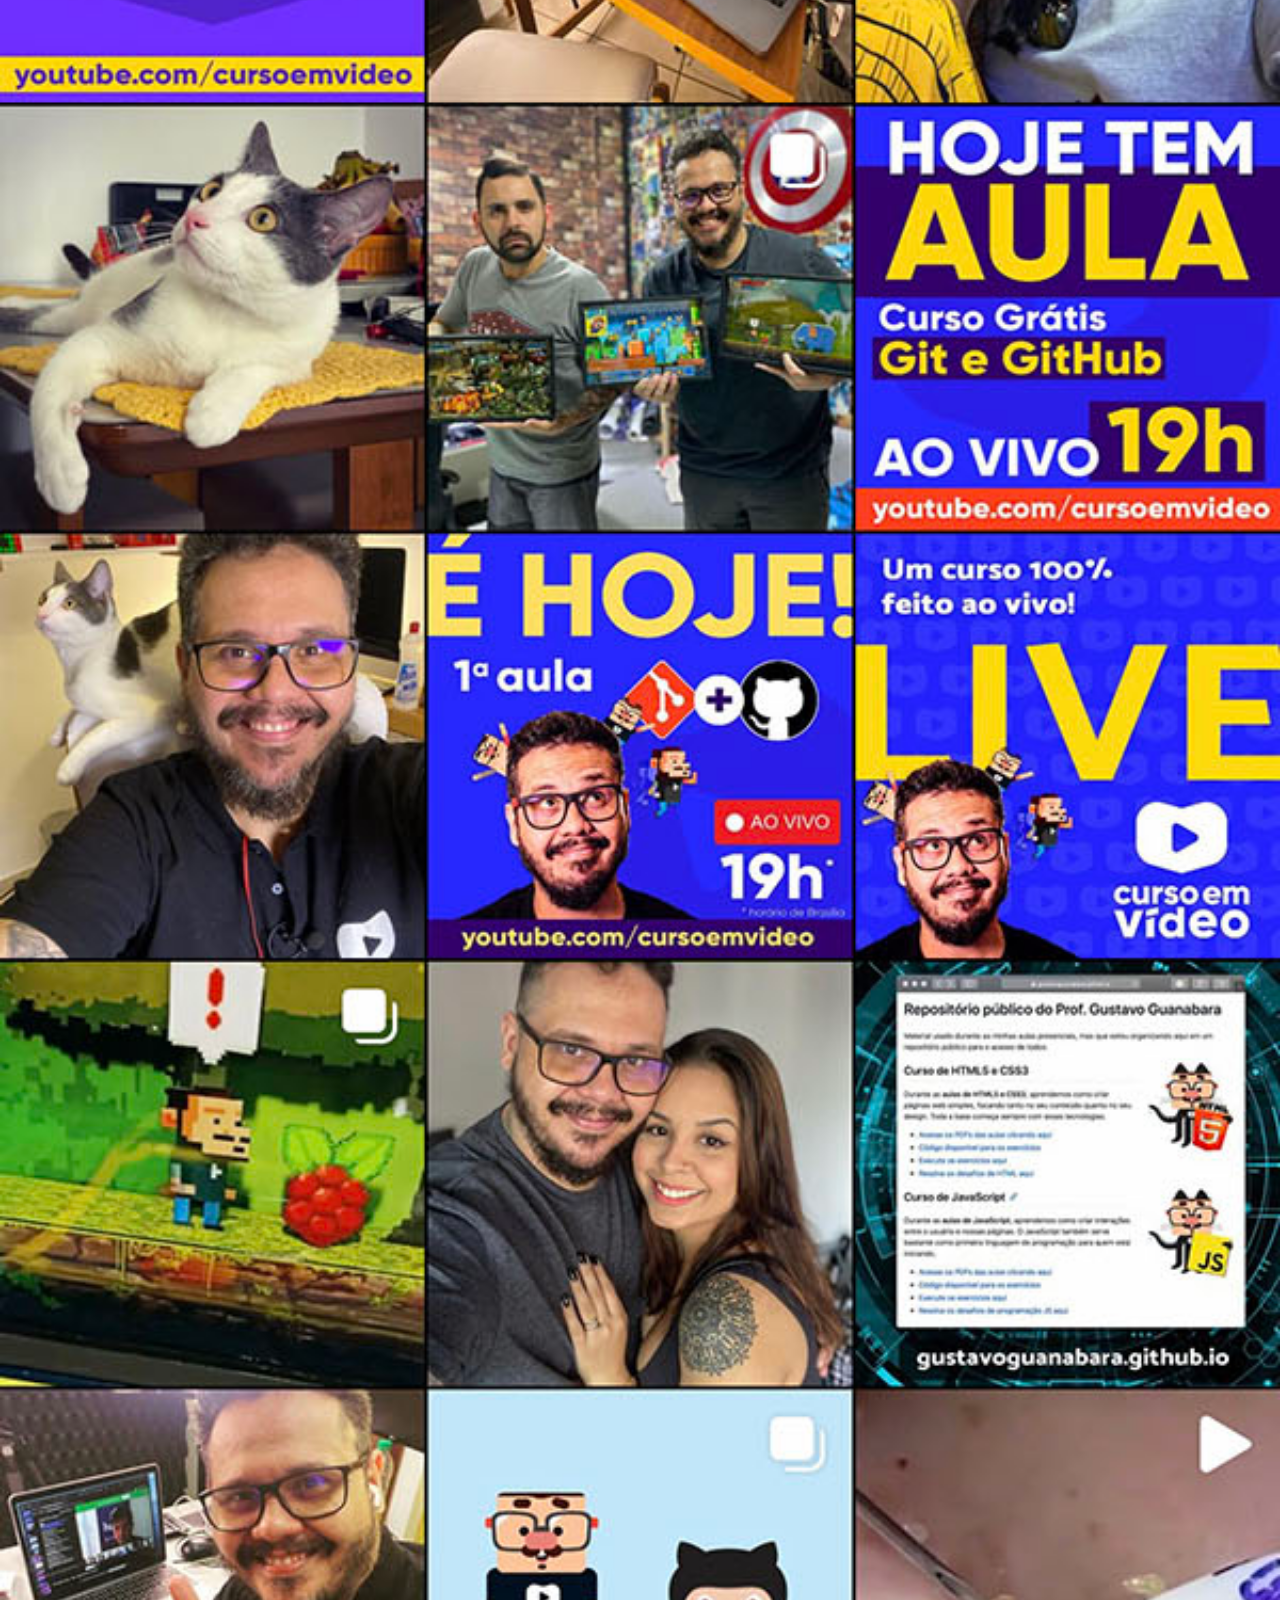
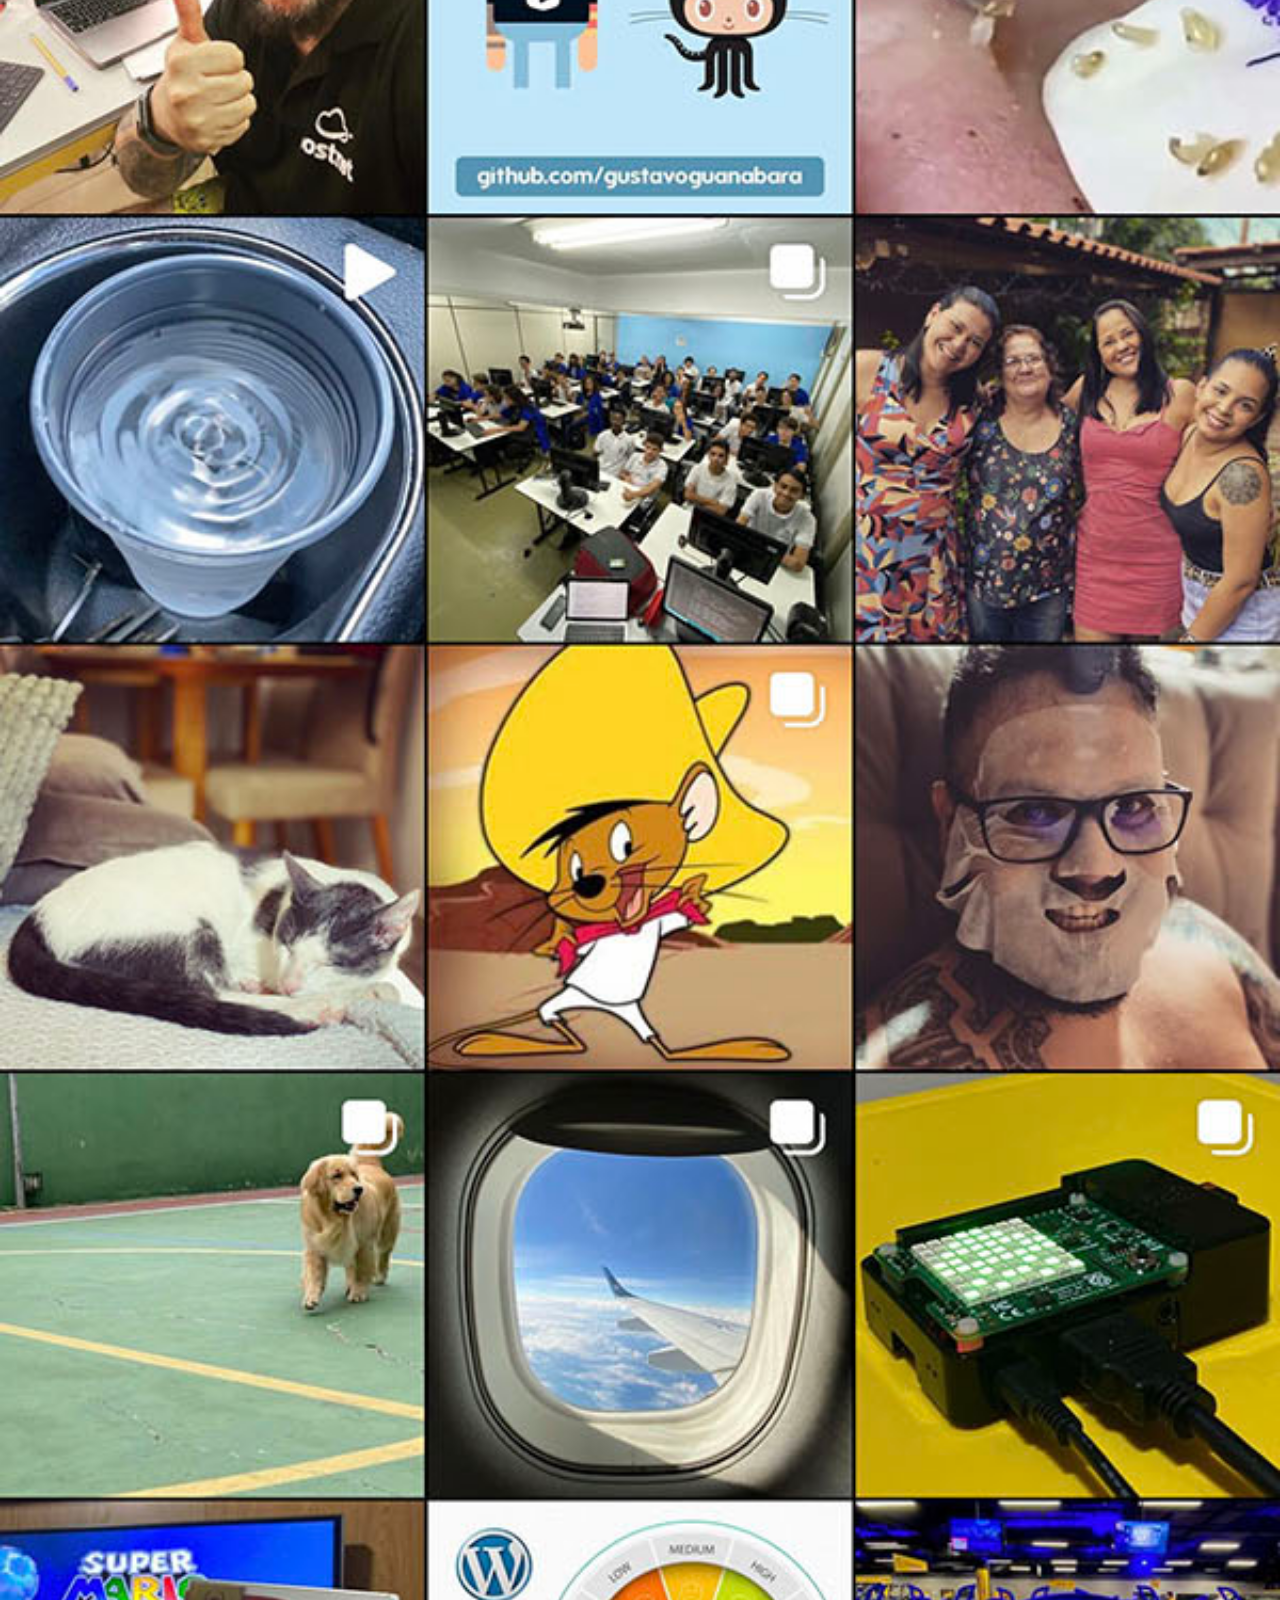
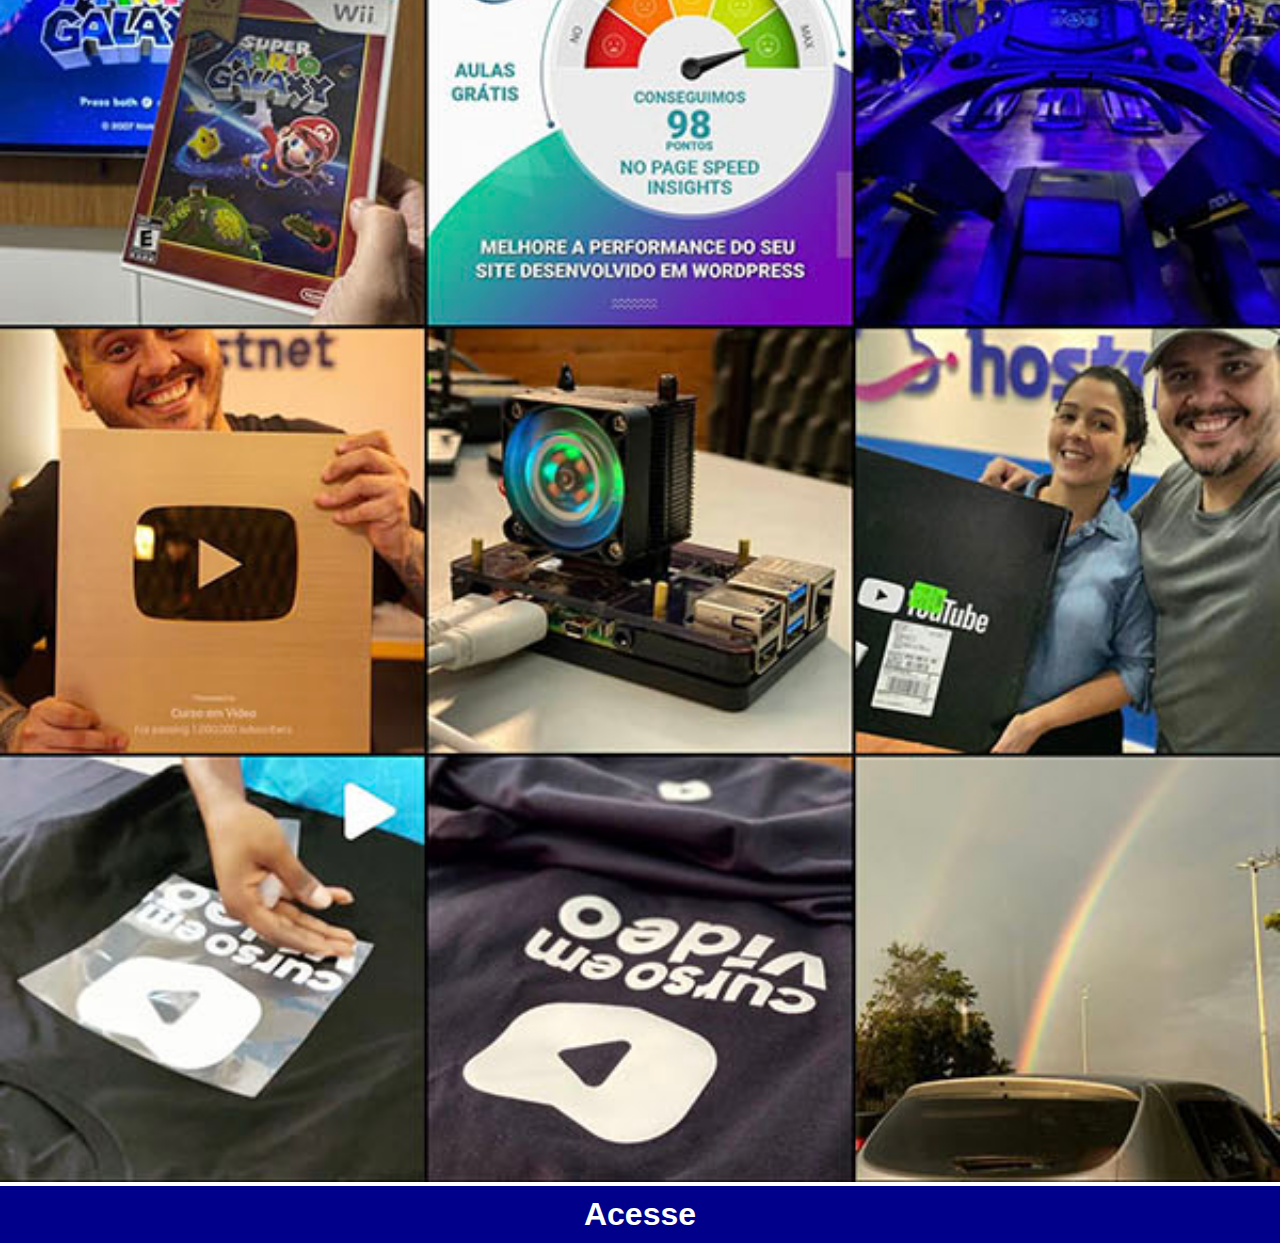
<file: instagram.html>
<!DOCTYPE html>
<html lang="en">
<head>
    <meta charset="UTF-8">
    <meta name="viewport" content="width=device-width, initial-scale=1.0">
    <title>Instagram</title>
    <link rel="stylesheet" href="estilos/social.css">
</head>
<body>
    <img src="imagens/tela-instagram.jpg" alt="Instagram">
    <a href="https://www.instagram.com/gustavoguanabara/" target="_blank"> Acesse </a>
</body>
</html>
</file>
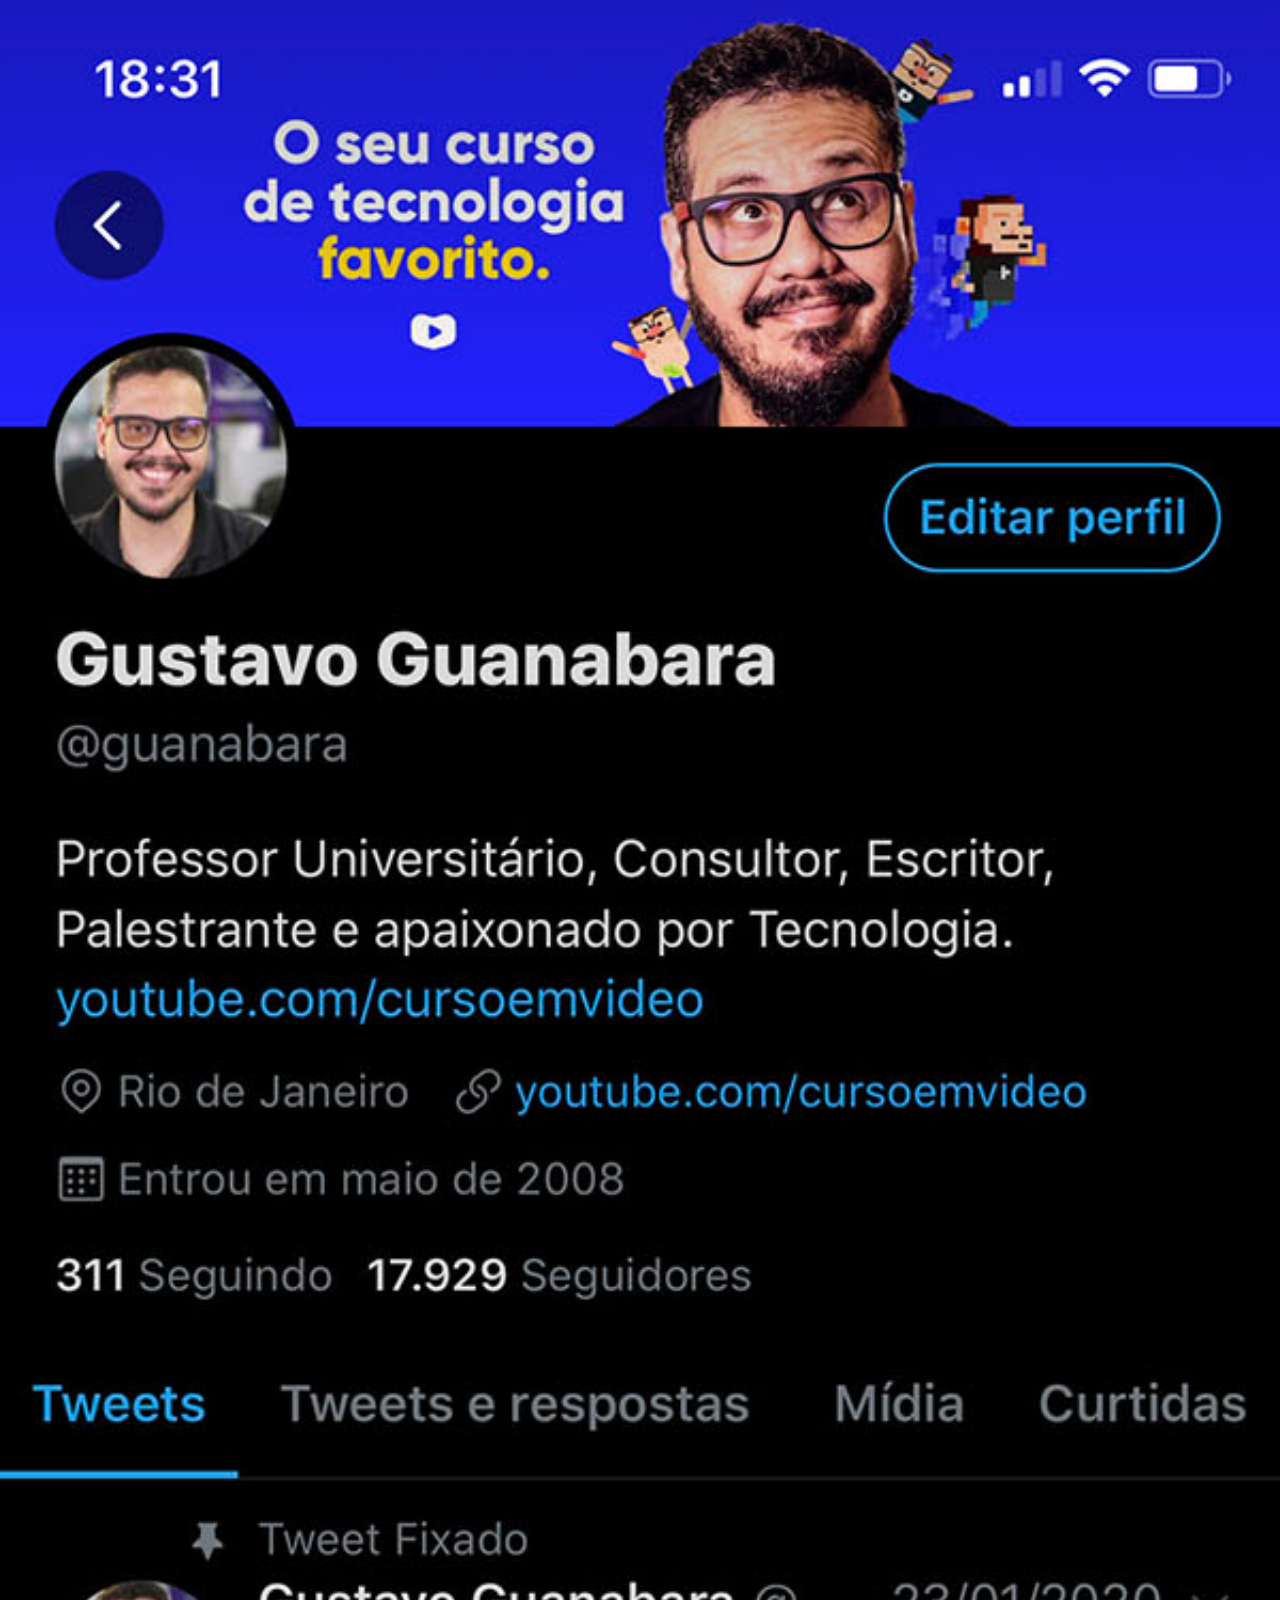
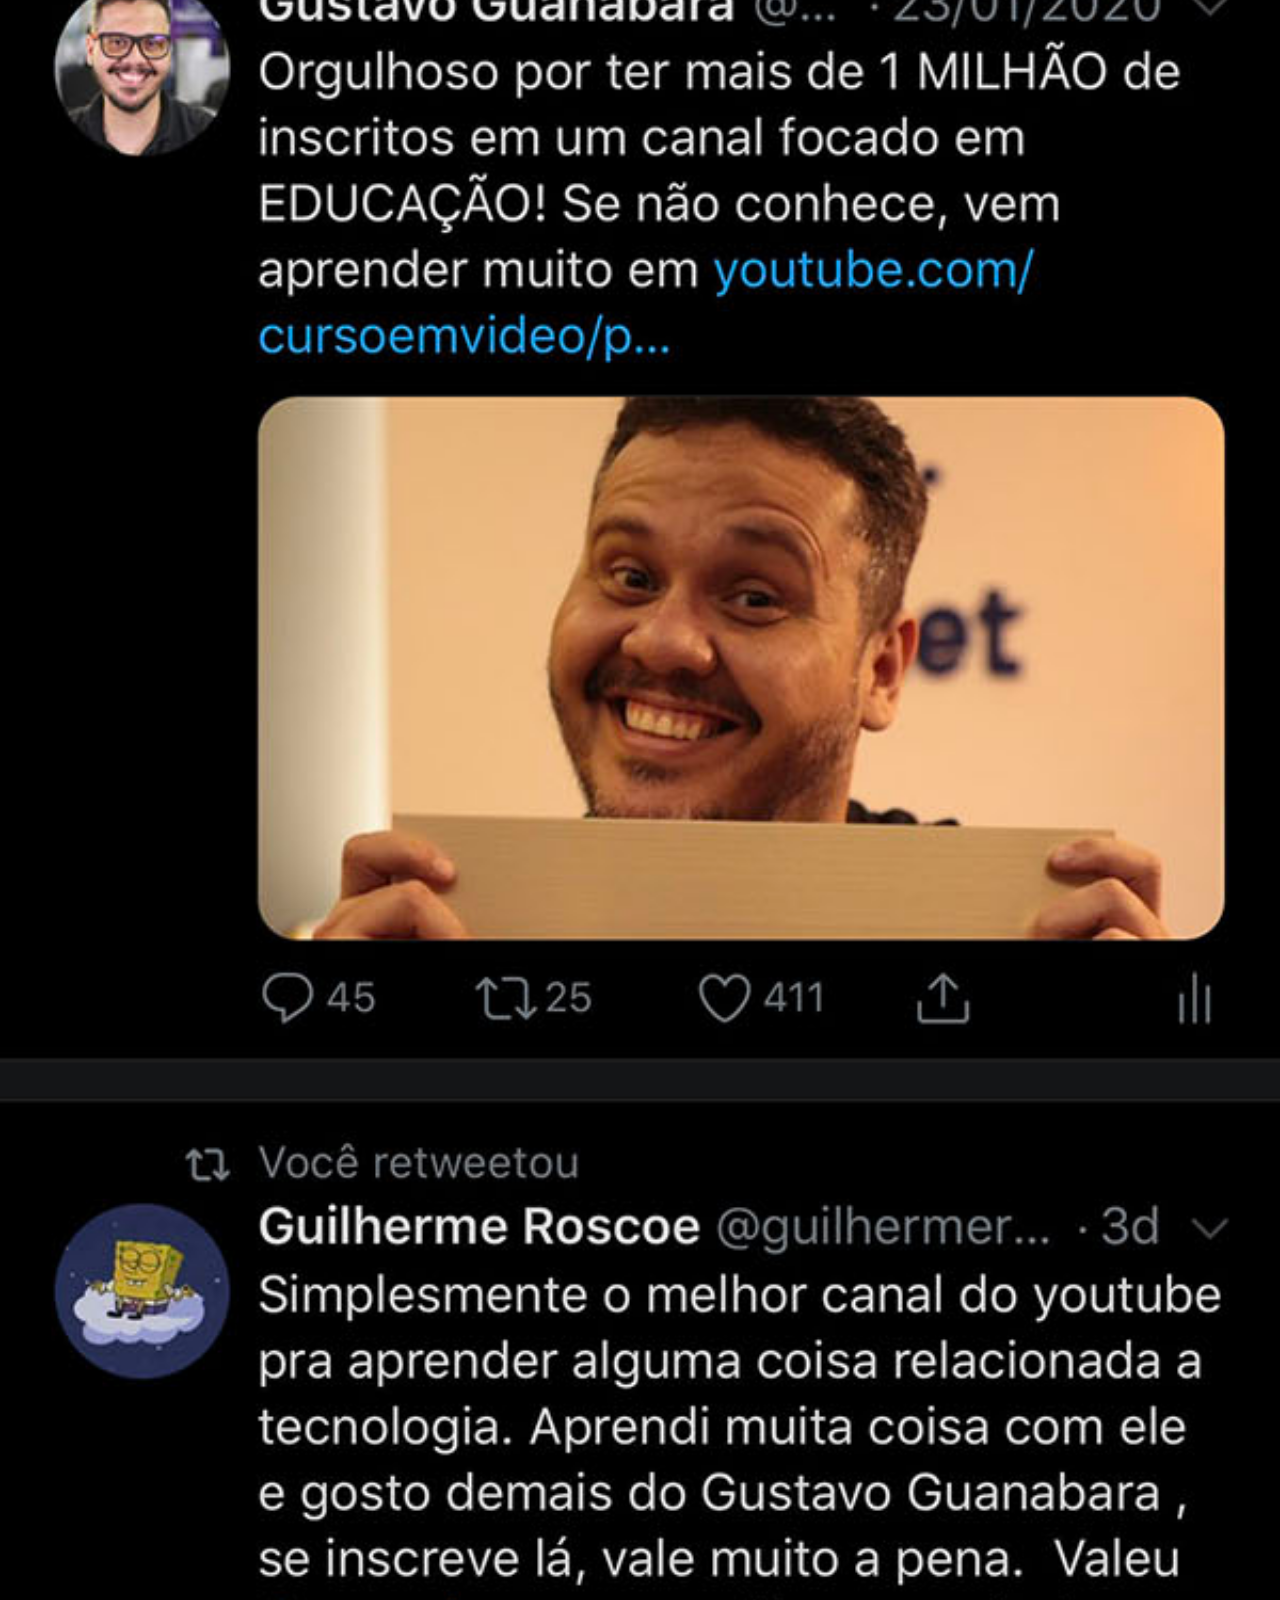
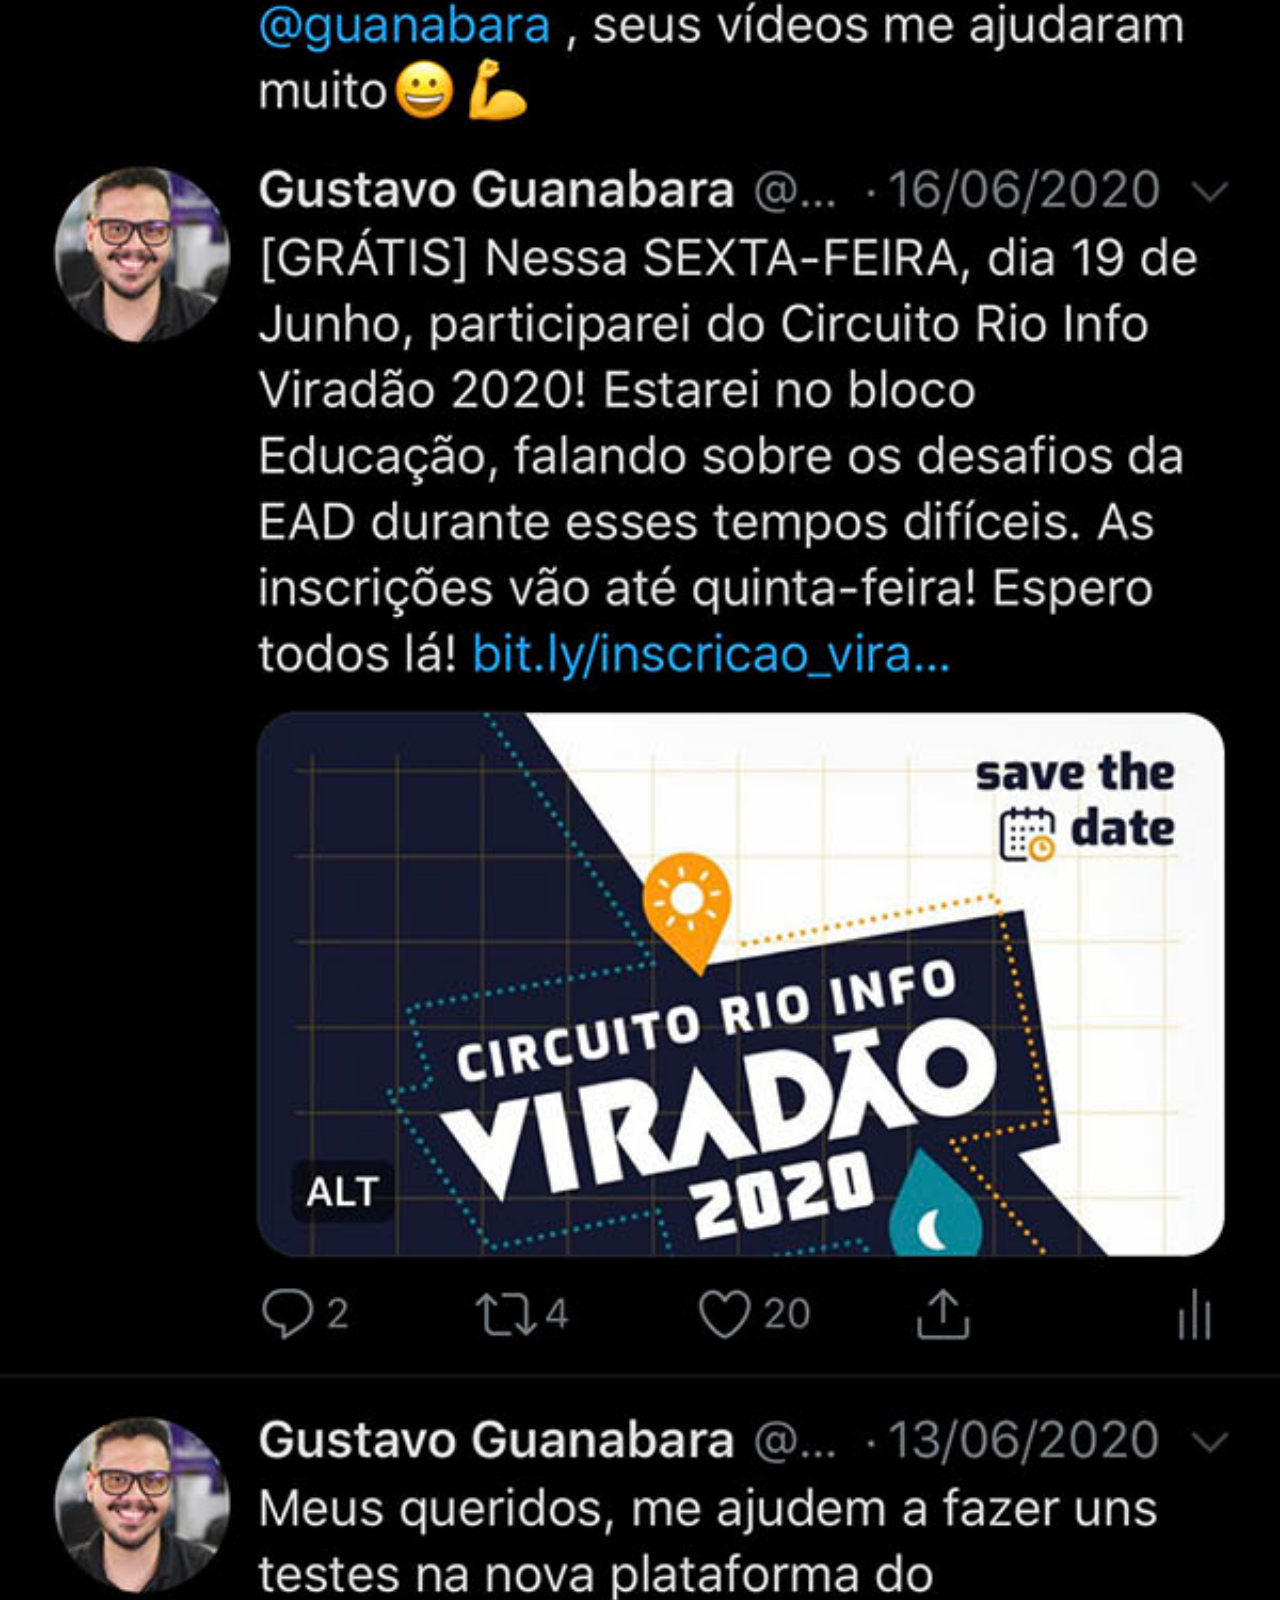
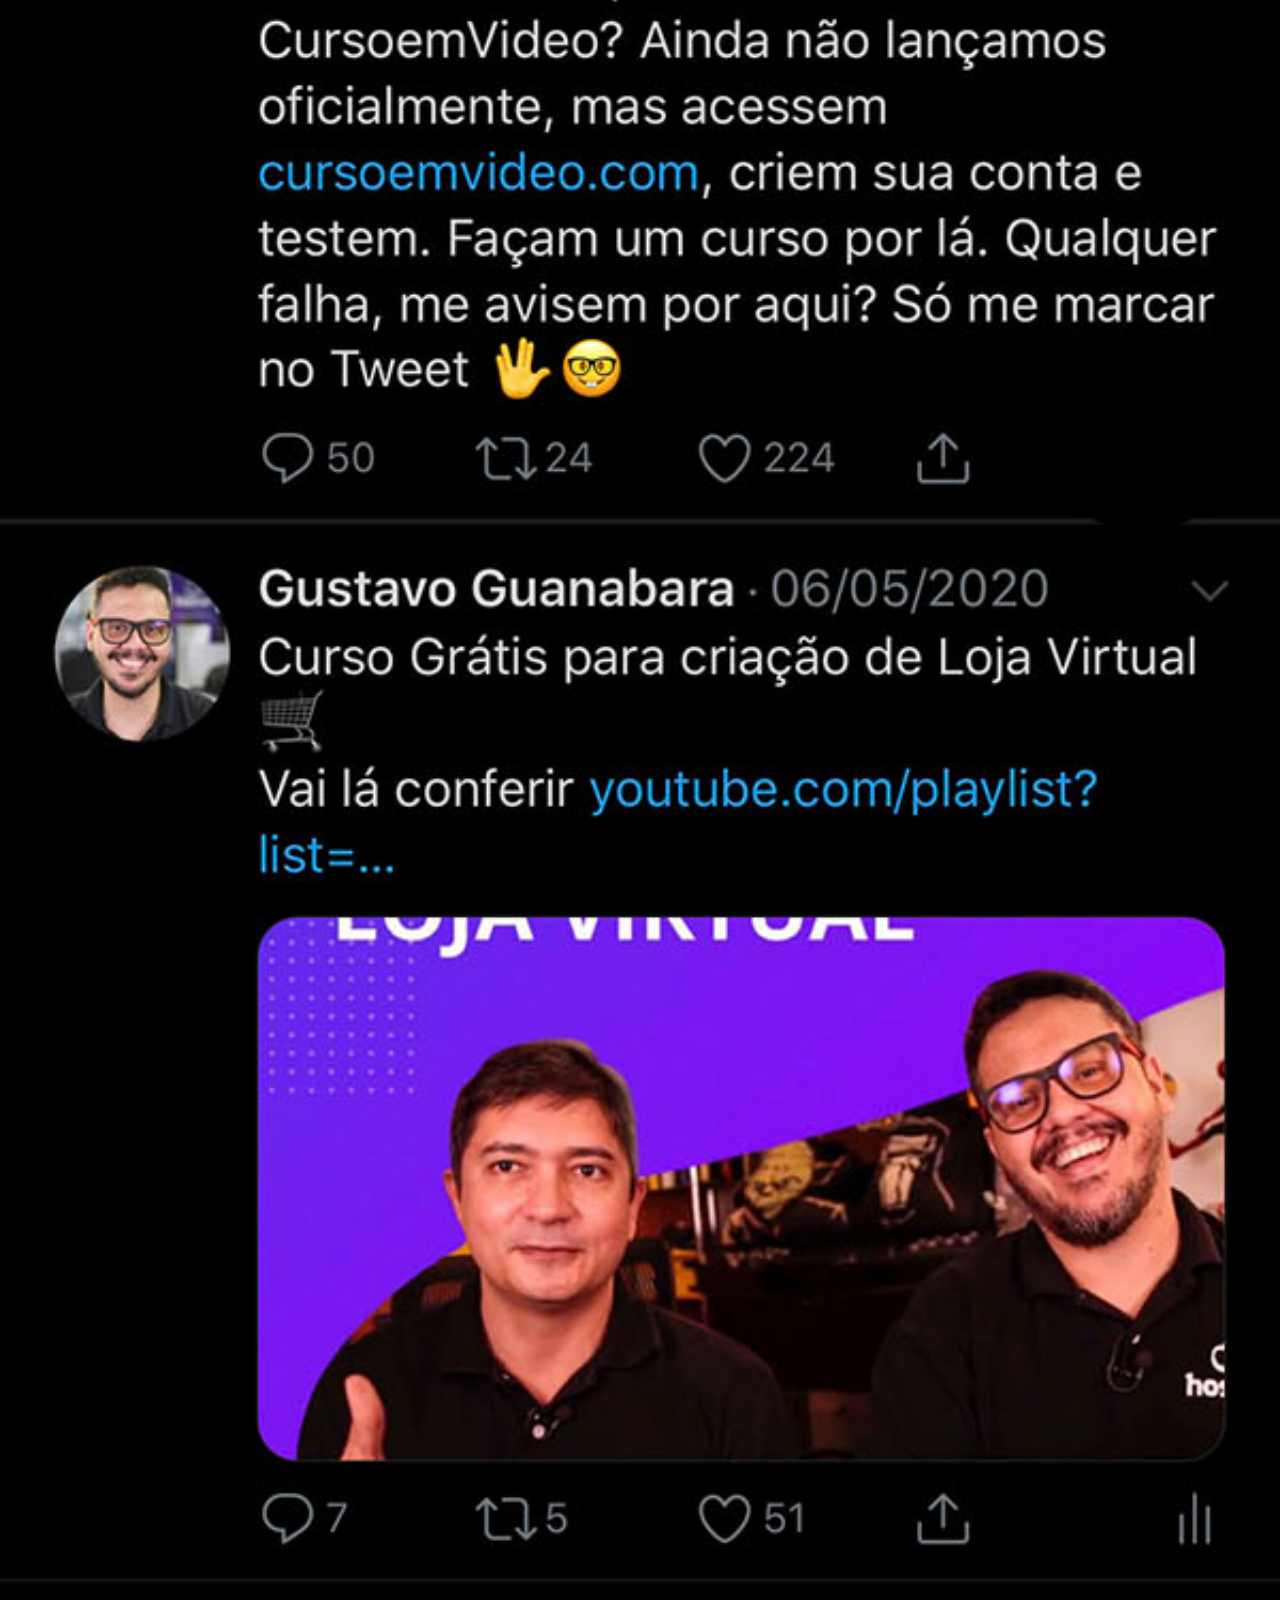
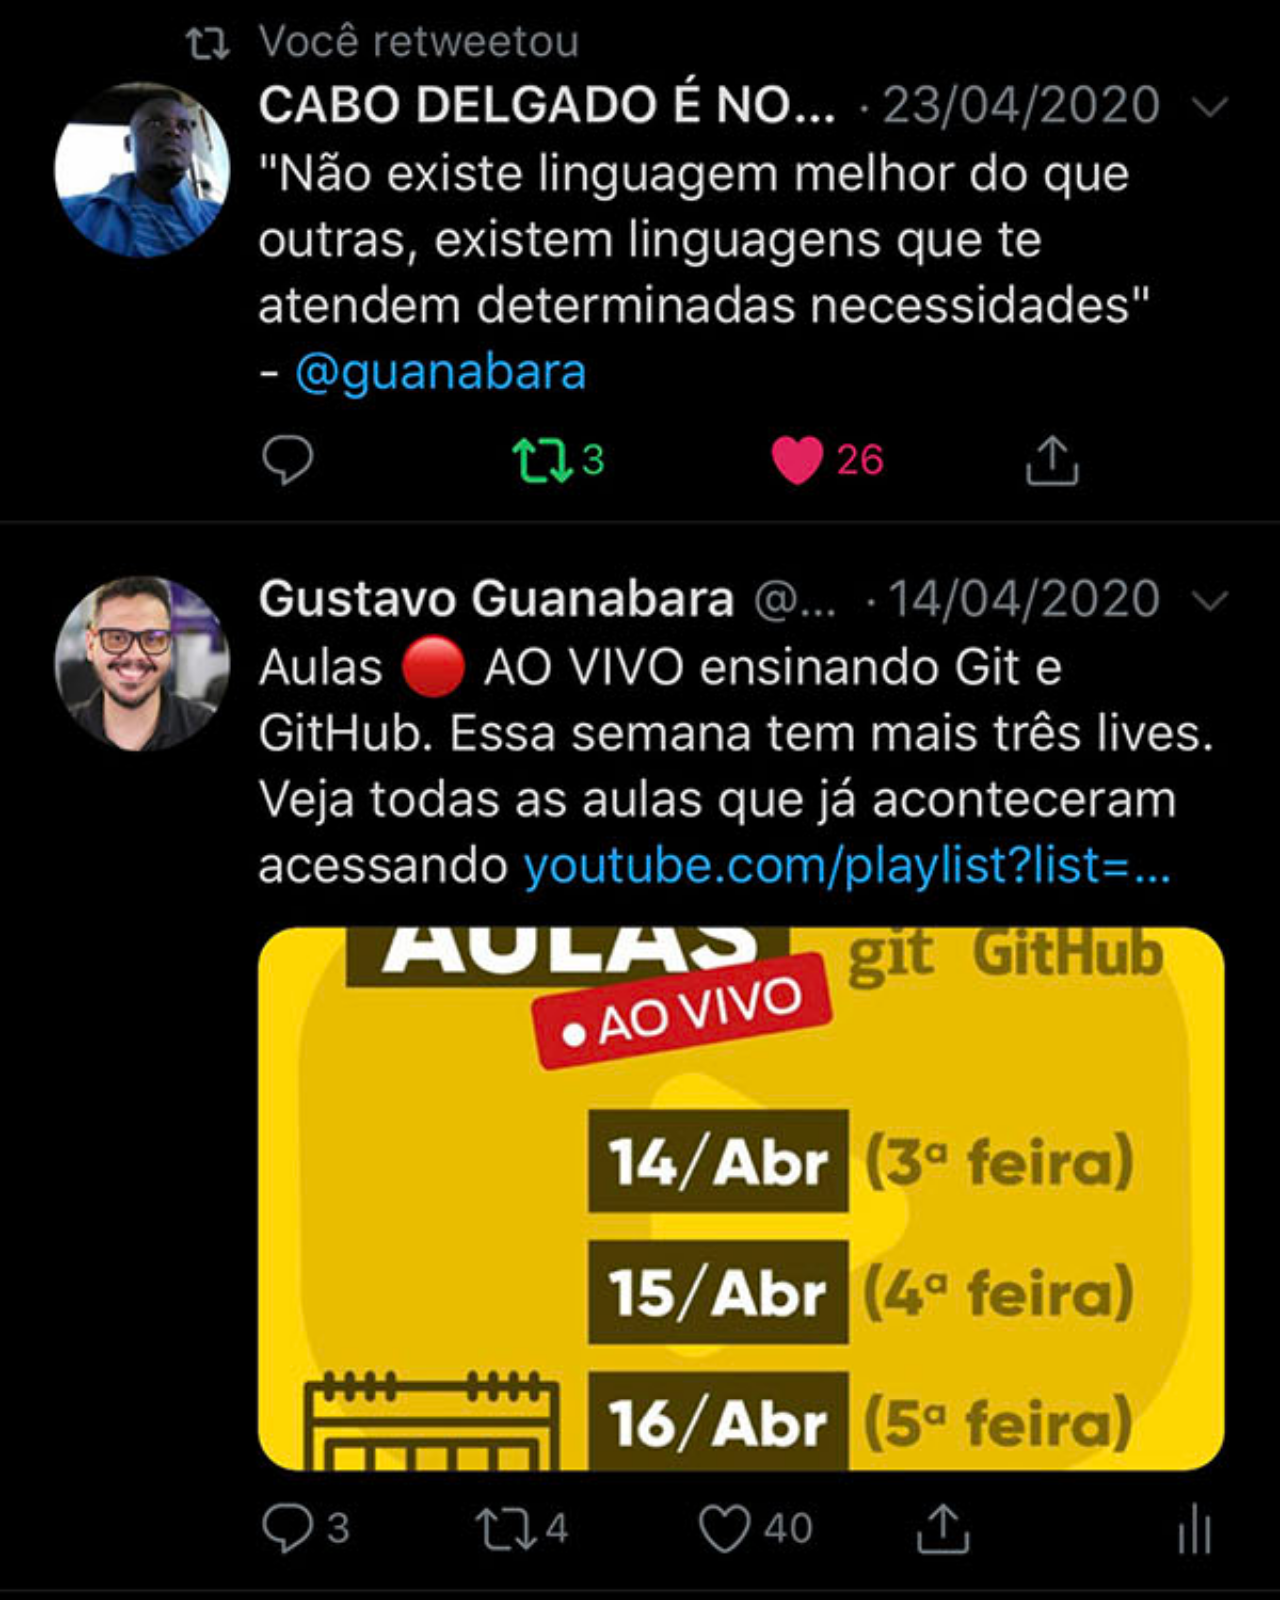
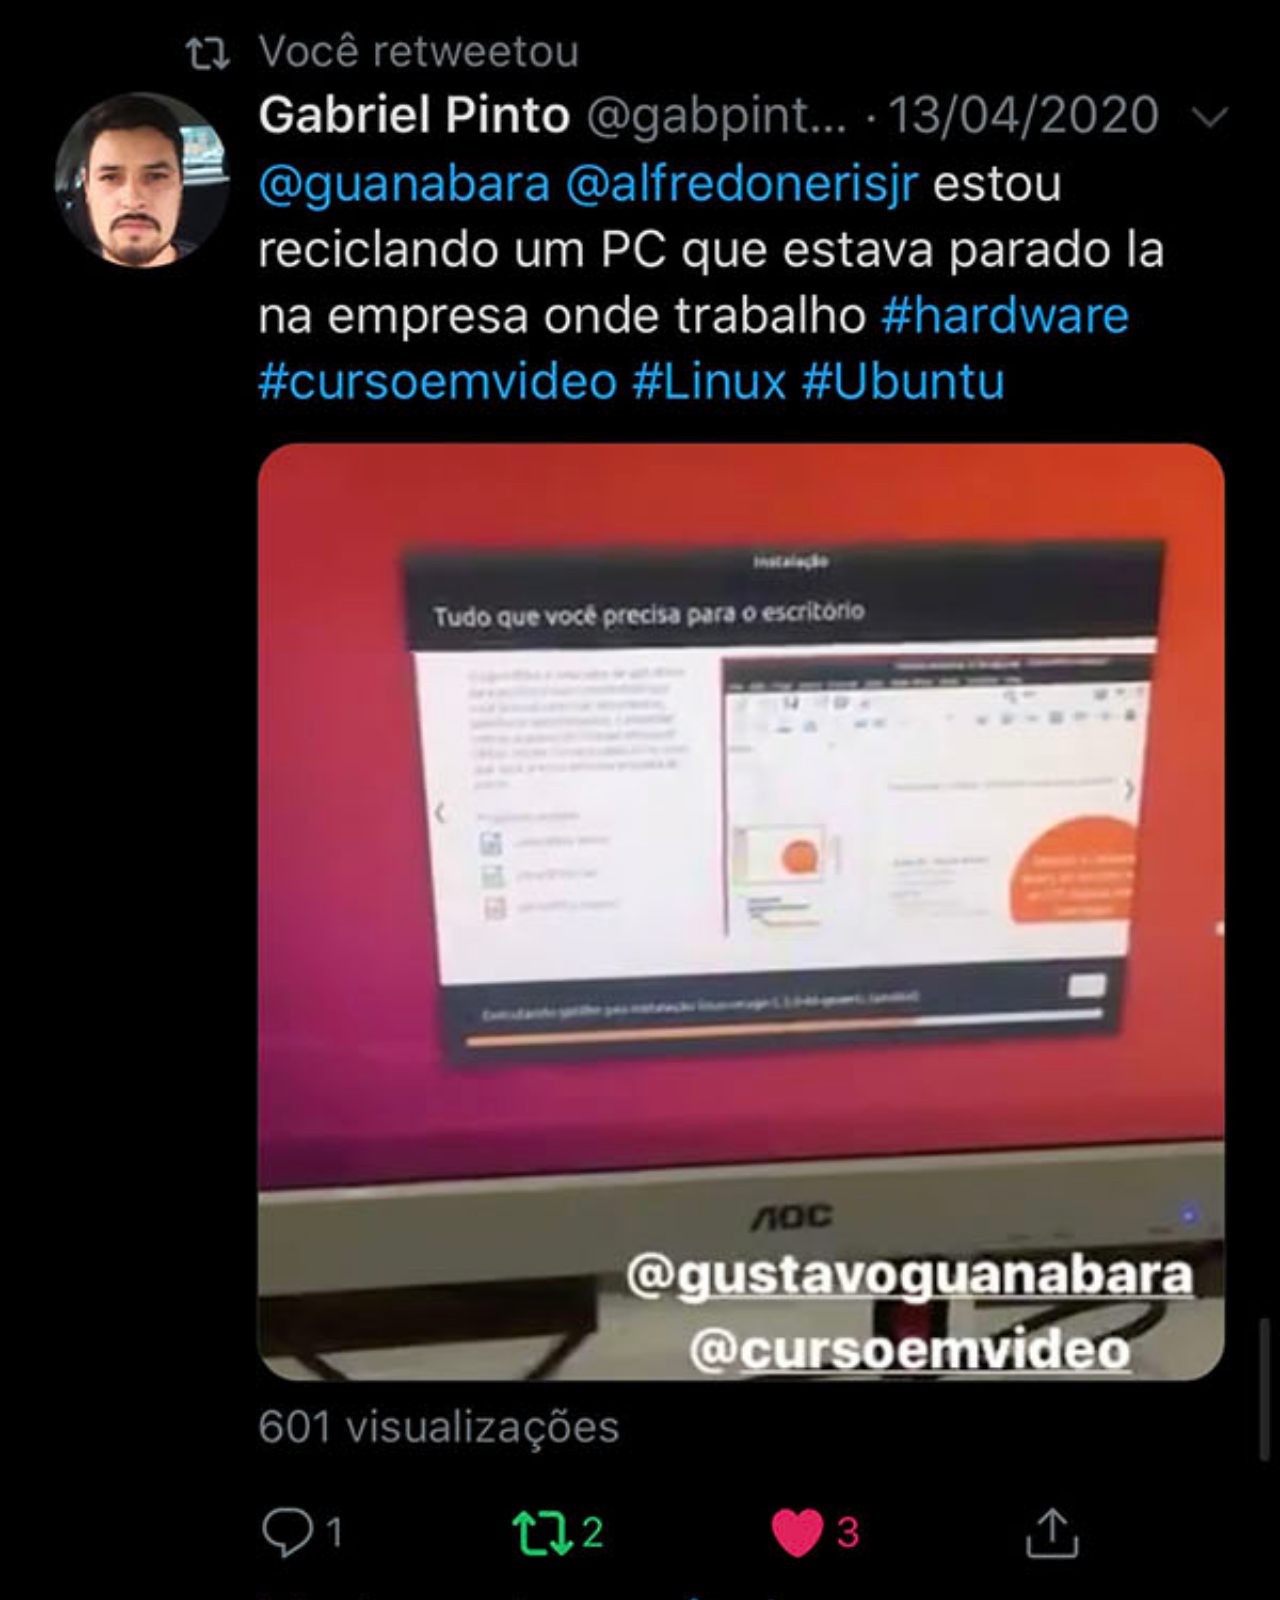
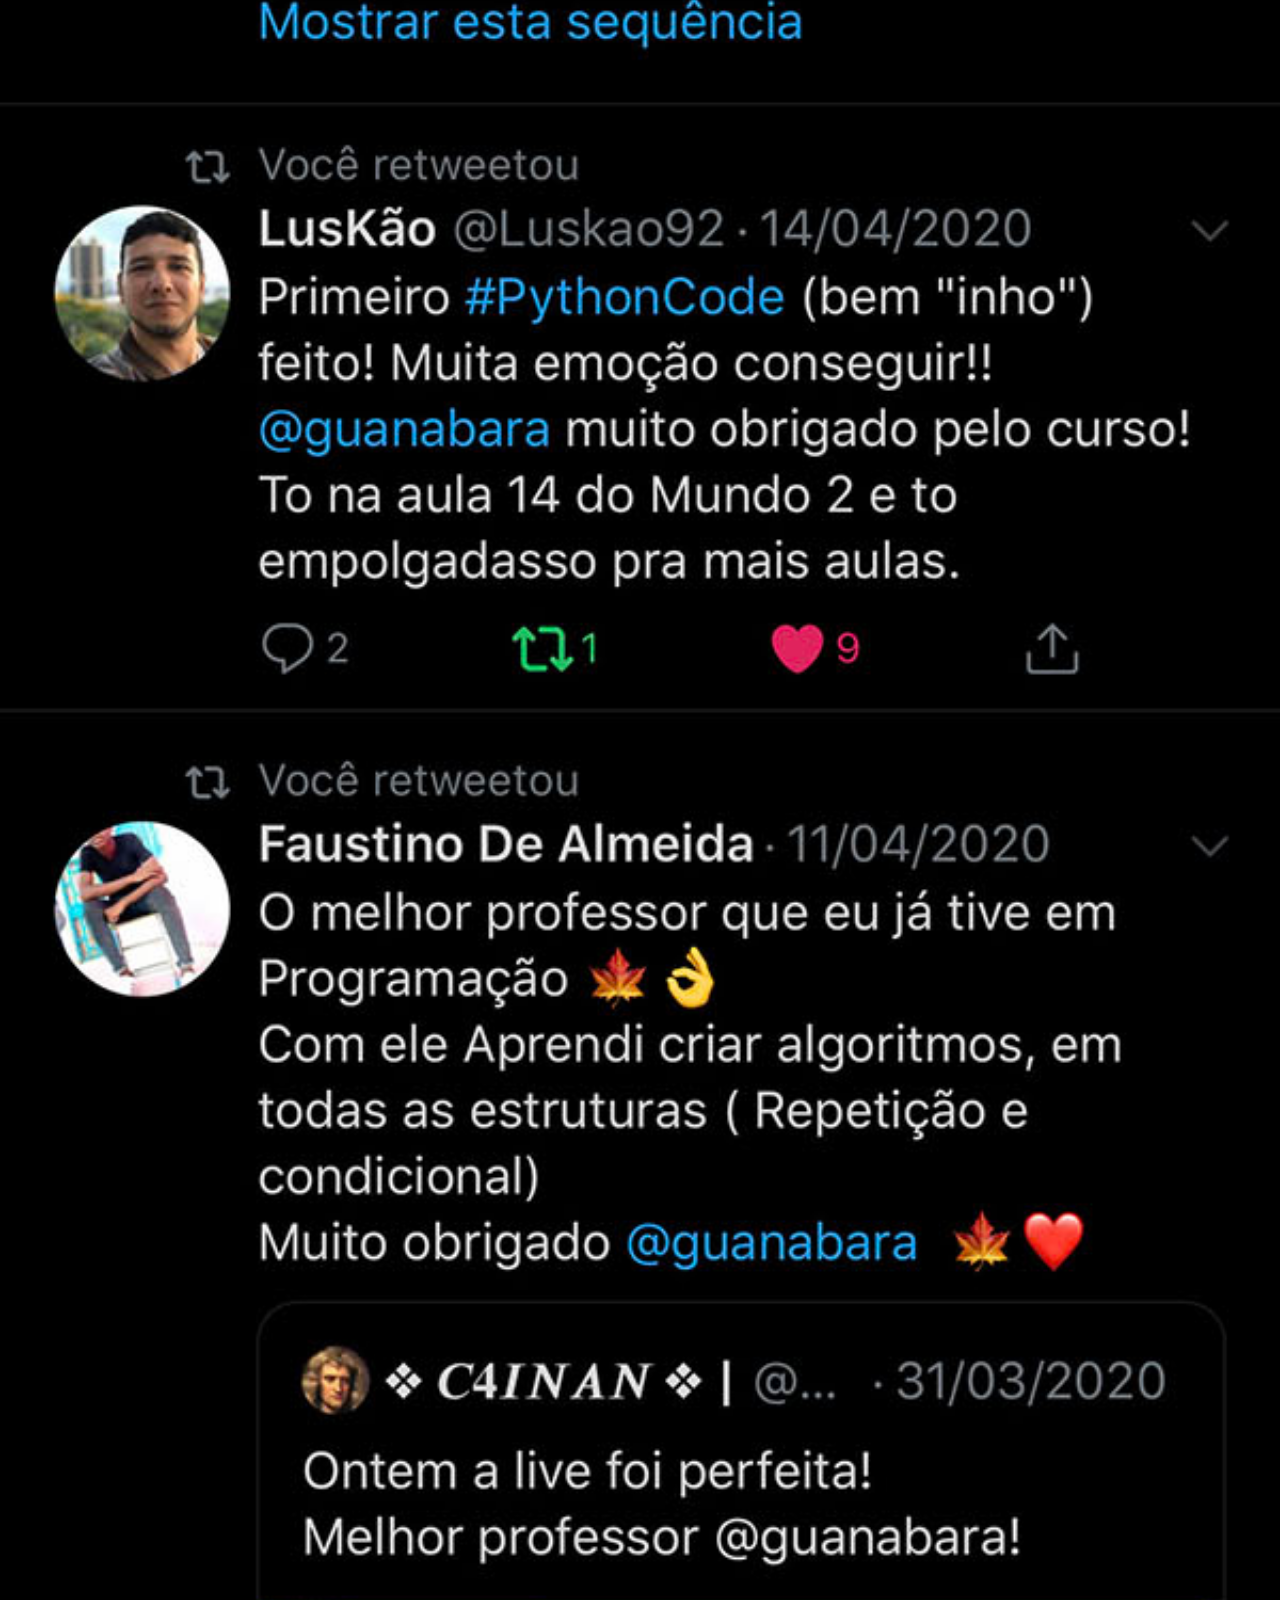
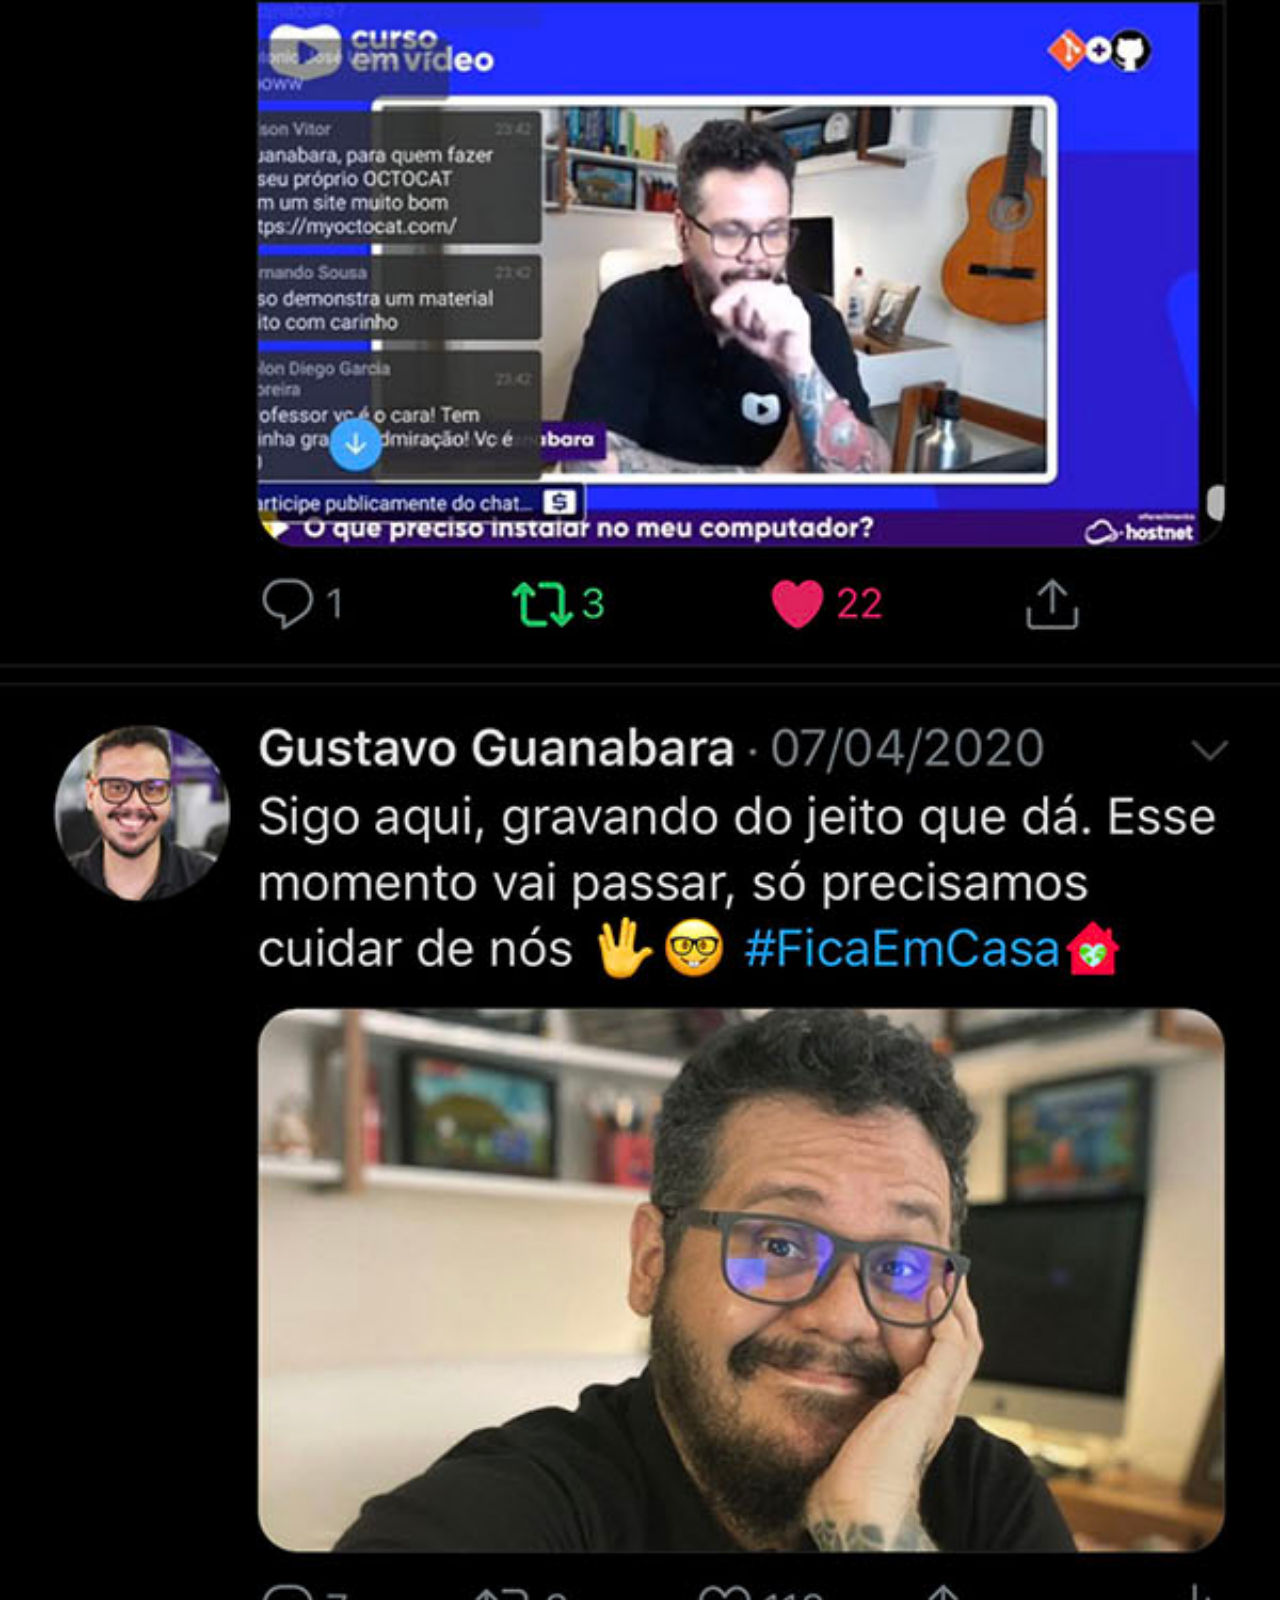
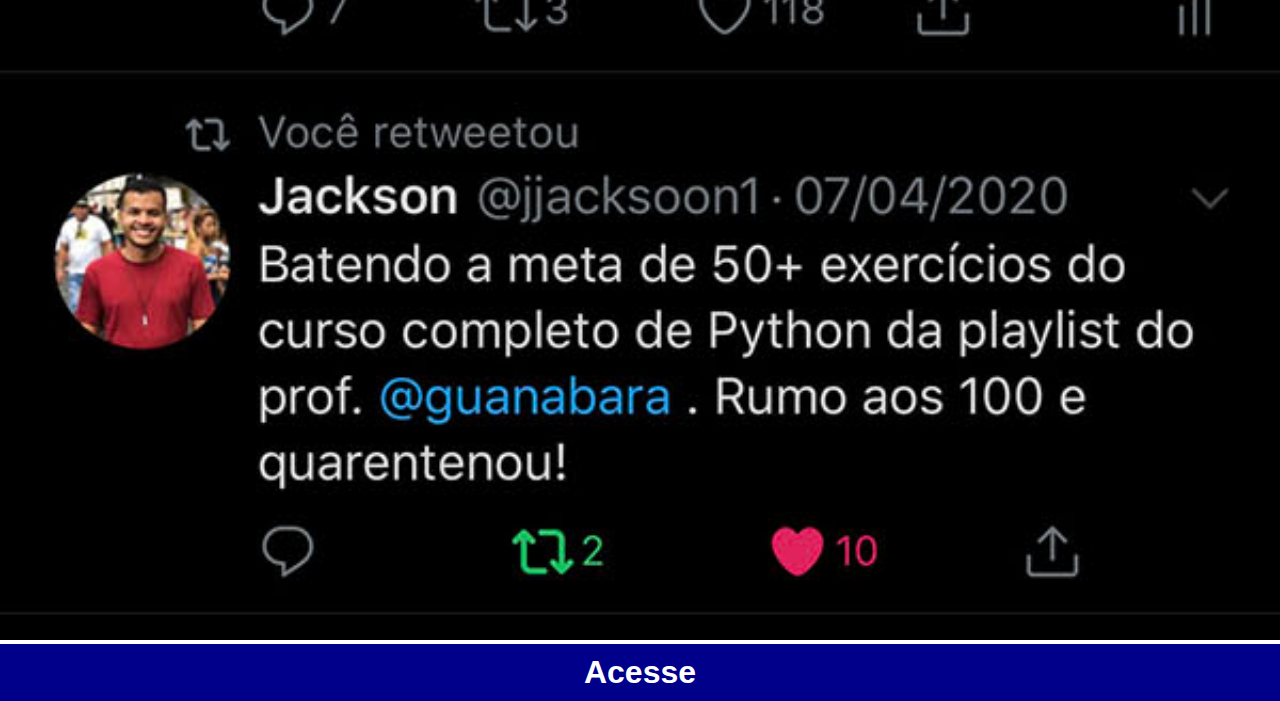
<file: twitter.html>
<!DOCTYPE html>
<html lang="pt-br">
<head>
    <meta charset="UTF-8">
    <meta name="viewport" content="width=device-width, initial-scale=1.0">
    <title>Twite</title>
    <link rel="stylesheet" href="estilos/social.css">
</head>
<body>
    <img src="imagens/tela-twitter.jpg" alt="tela-twitte">
    <a href="https://twitter.com/guanabara?ref_src=twsrc%5Egoogle%7Ctwcamp%5Eserp%7Ctwgr%5Eauthor"> Acesse </a>
</body>
</html>
</file>
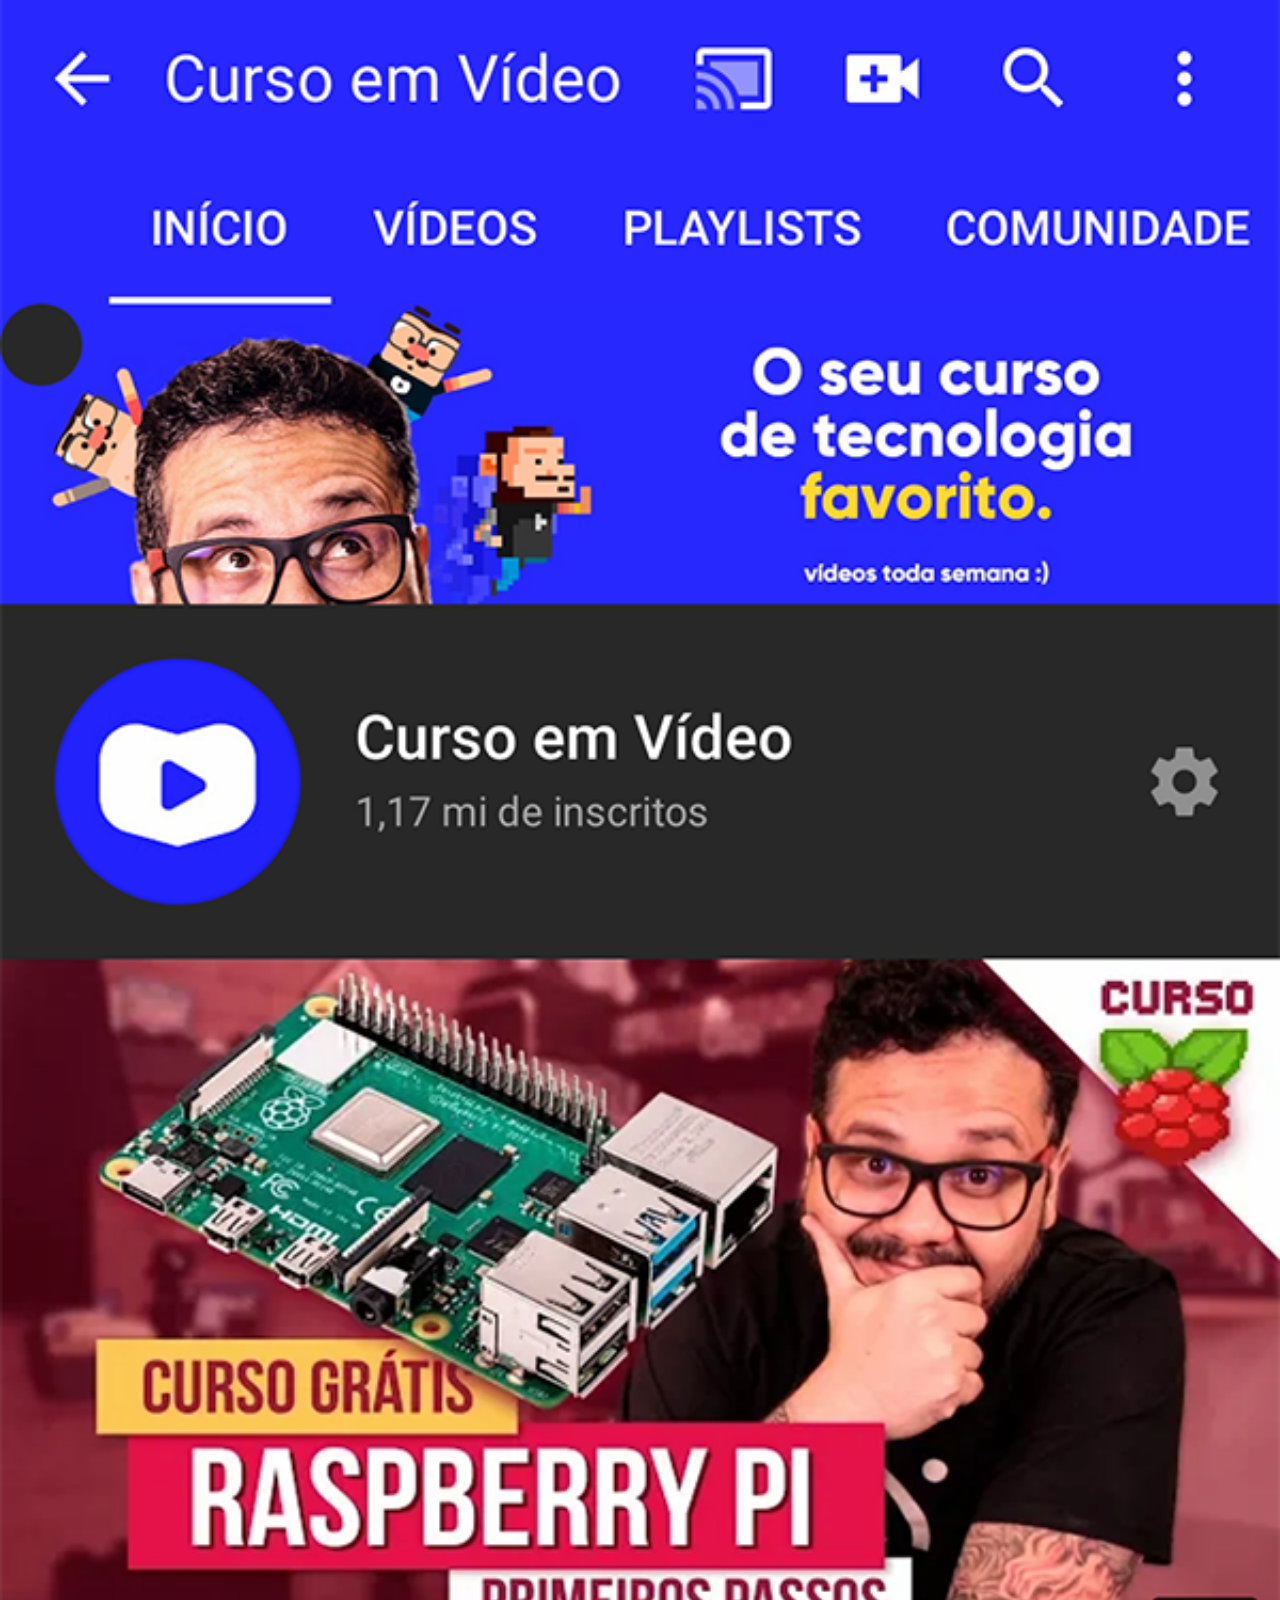
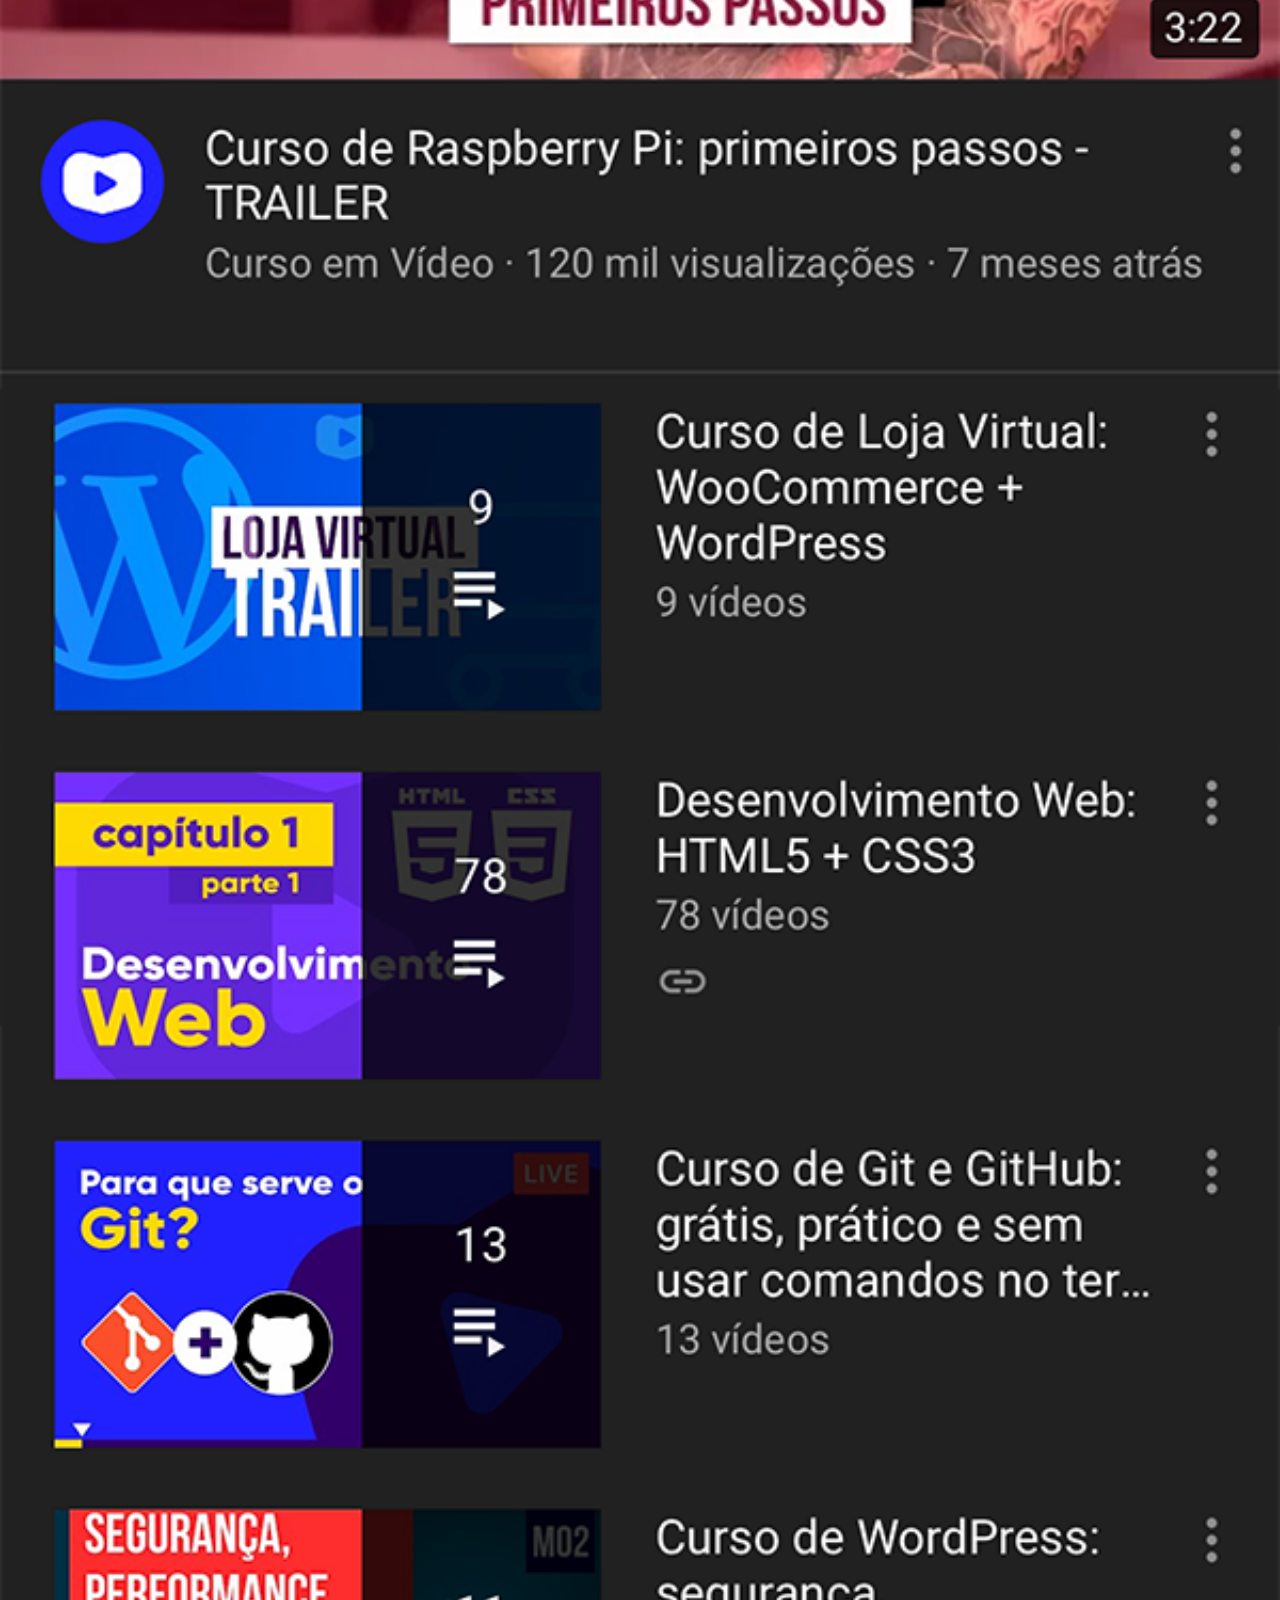
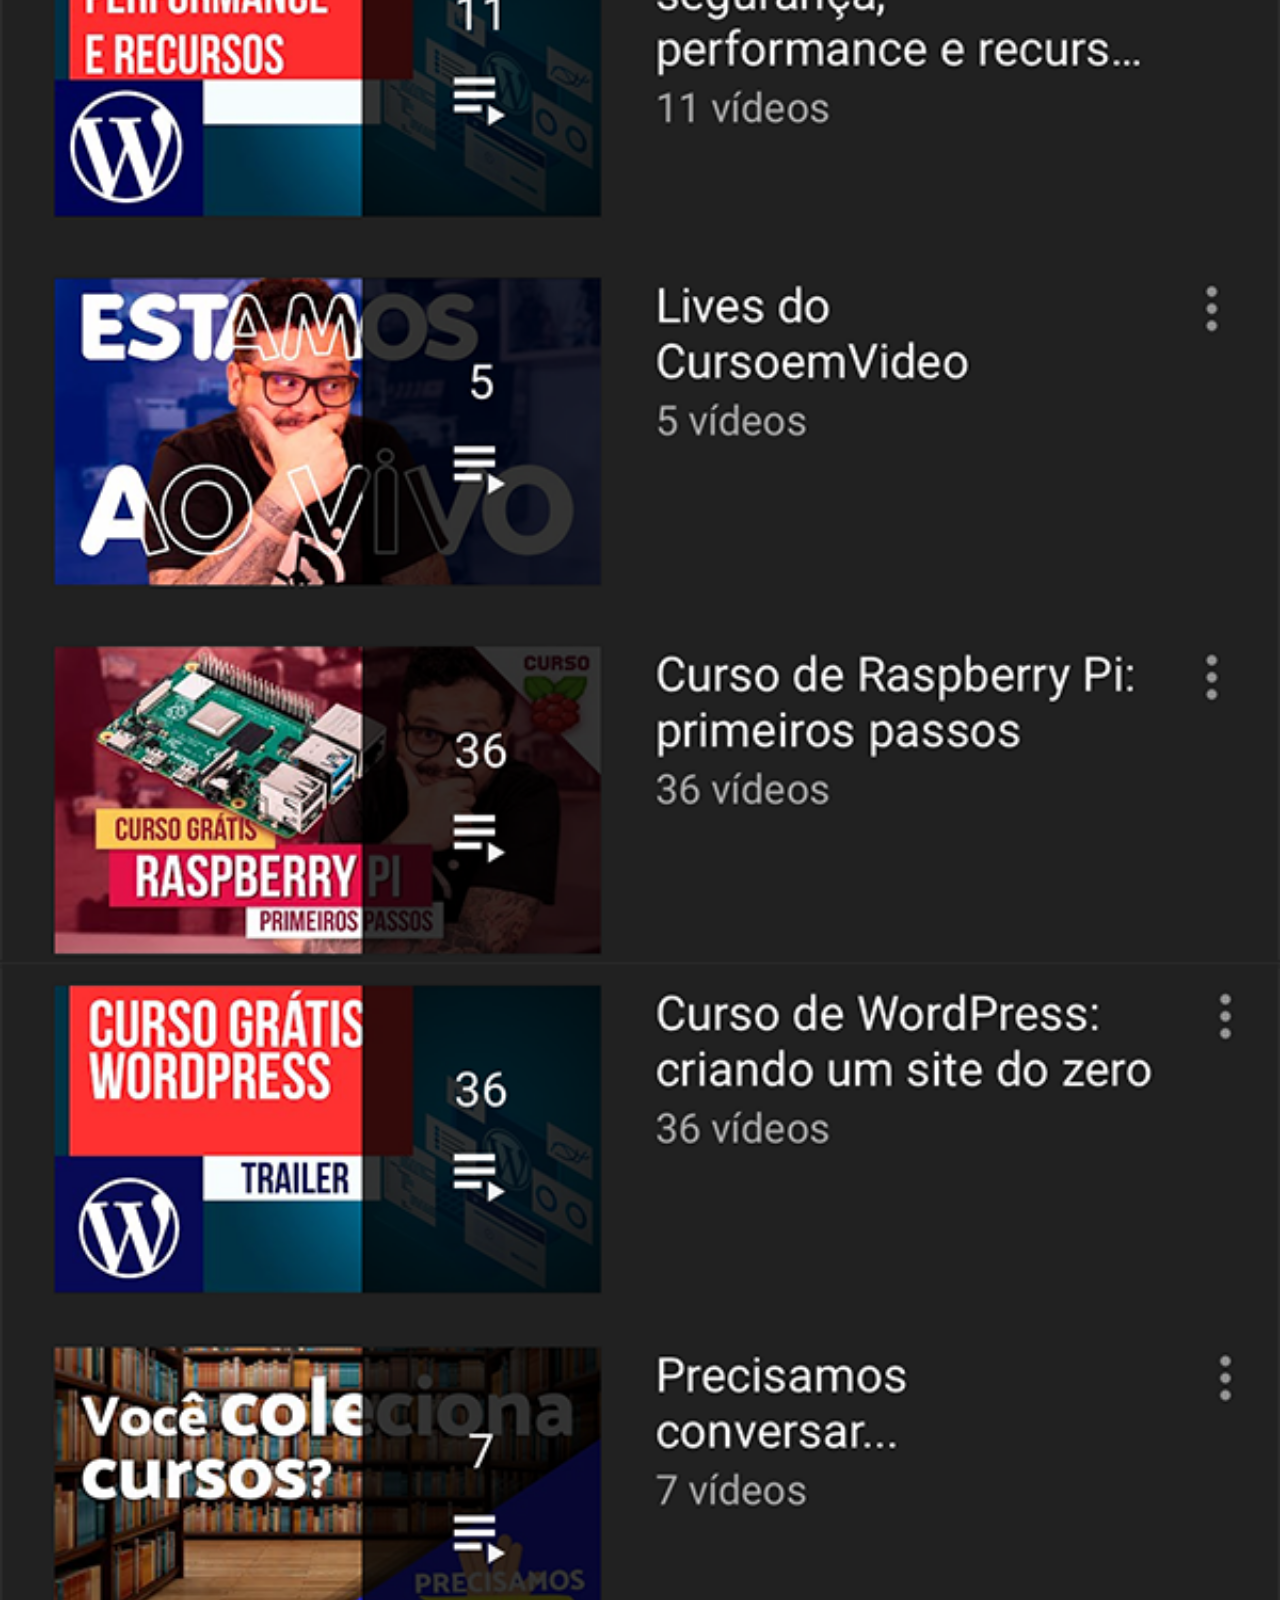
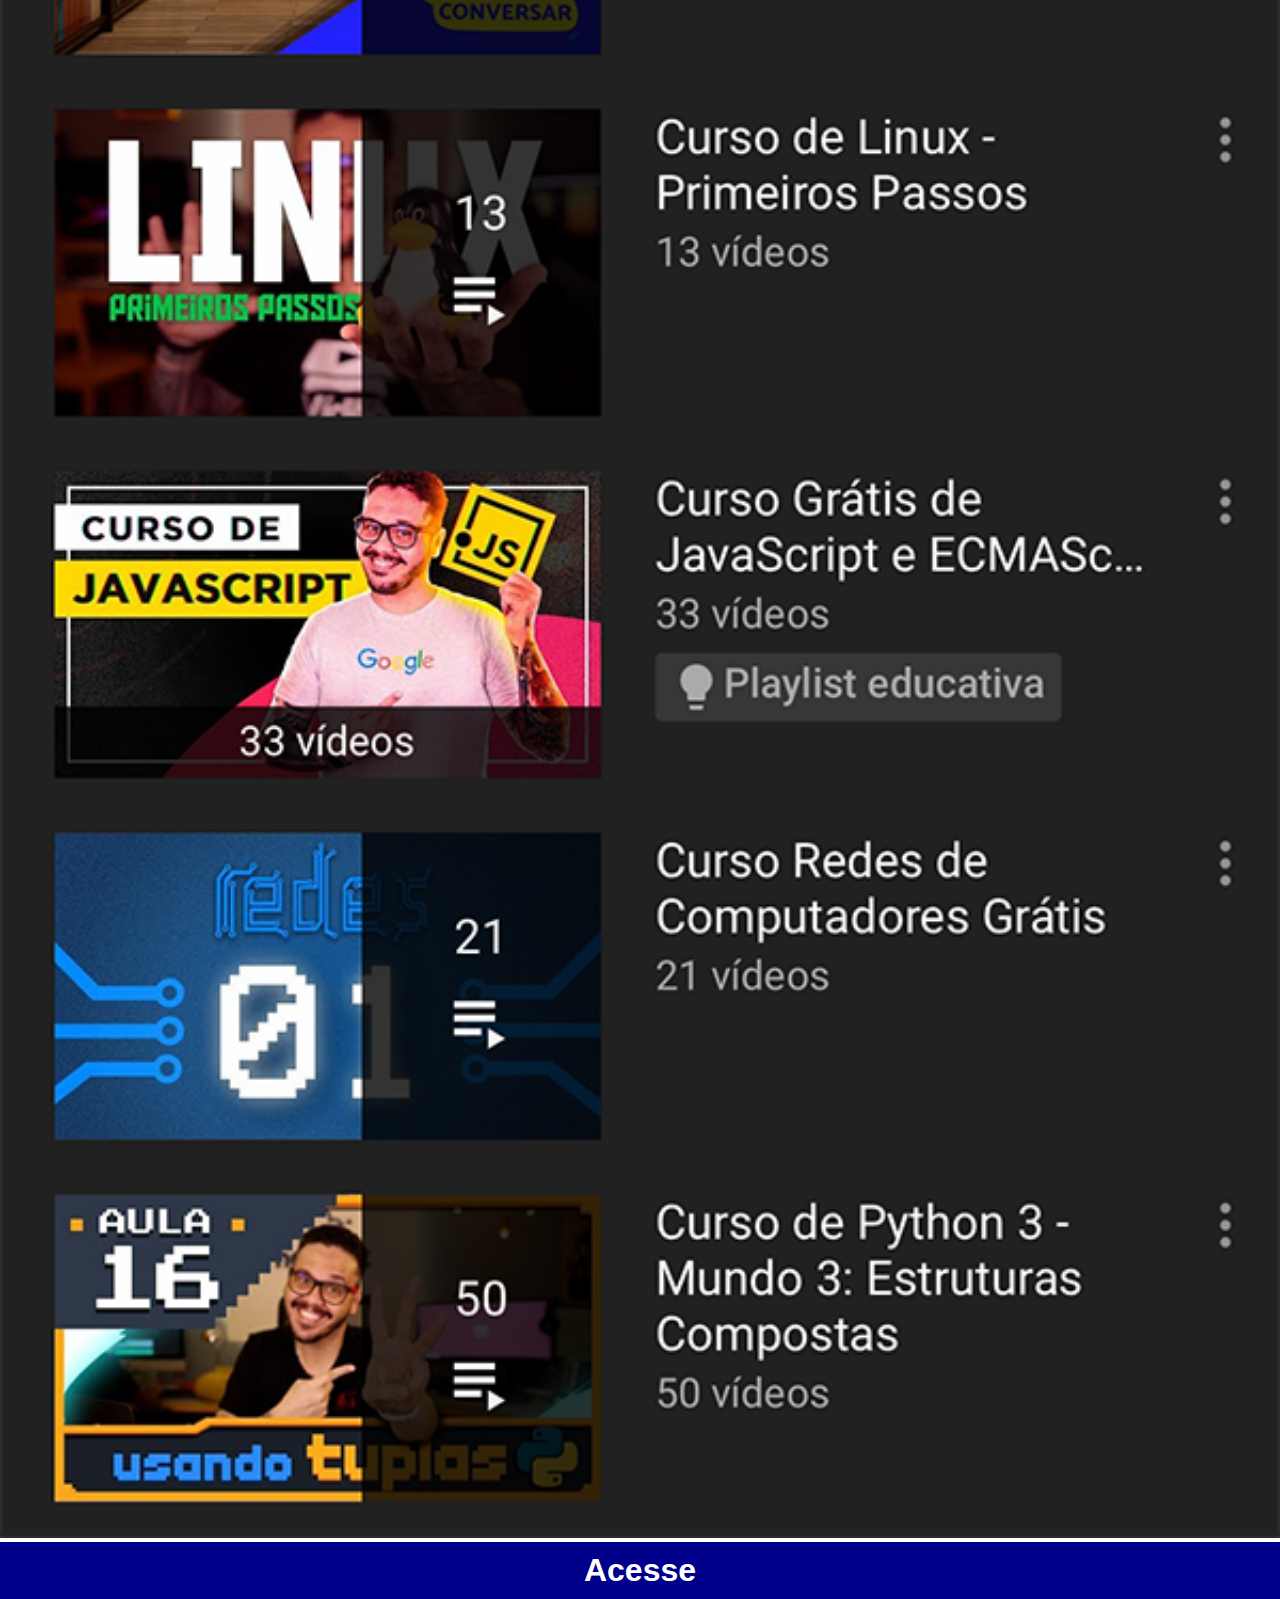
<file: youtube.html>
<!DOCTYPE html>
<html lang="pt-br">
<head>
    <meta charset="UTF-8">
    <meta name="viewport" content="width=device-width, initial-scale=1.0">
    <title>Youtube</title>
    <link rel="stylesheet" href="estilos/social.css">
    
</head>
<body>
    <img src="imagens/tela-youtube.png" alt="Youtube">
    <a href="https://www.youtube.com/@CursoemVideo/playlists" target="_blank"> Acesse </a>
</body>
</html>
</file>
<file: estilos/estilo.css>
@charset "UTF-8";

*{
    margin: 0px;
    padding: 0px;
    font-family: Arial, Helvetica, sans-serif;
}

html,body{
    height: 100vh;
    width: 100vw;
    background-color: black;
}

body{
    background: url(../imagens/degrade.jpg) no-repeat top center;
    background-size: cover; /*Configuração do tamanho da imagem colcando cover cobre a tela inteira */
    background-attachment: fixed;
}

main{
    height: 100vh;
    position: relative;
}


section#telefone{
    /* Configuração para centralizar a imagem do celular. */
    position: absolute;
    top:50%;
    left:50%;
    transform:translate(-50%, -50%);
    
   
    height: 627px;
    width: 311px;


    background: url(../imagens/frame-iphone.png) no-repeat;

}

iframe#tela{
    position:relative;
    top: 80px;
    left:22px;
    width: 267px;
    height: 471px;    
}
section#redes-sociais{
    text-align: right;
}

section#redes-sociais img{
        width: 50px;
        margin:10px;
        border-radius: 15px;
        box-shadow: 2px 2px 5px rgba(0, 0, 0, 0.400);
        box-sizing: border-box;

}

section#redes-sociais img:hover{
     border: 2px solid rgba(255, 255, 255, 0.650);
     transform: translate(-3px, -3px);
     box-shadow: 5px 5px  10px rgba(0, 0, 0, 0.400);
     transition: transform .2s, border .4s;

}

footer{
    background: url(../imagens/degrade.jpg) no-repeat bottom ;
    padding: 10px;
    text-align: center;
    font-size: 1em;
    font-weight: bold;
    color: white;
    border: none;
}
</file>
<file: estilos/social.css>
@charset "UTF-8";
 
*{
    margin: 0px;
    padding: 0px;
    font-family: Arial, Helvetica, sans-serif;
}

/*Escondendo a barra de rolagem*/
::-webkit-scrollbar{
    width: 0px;
    height: 0px;
}

img{
    width: 100vw;
}

a{
    display: block;
    background-color: darkblue;
    color: white;
    text-align: center;
    font-size: 2em;
    font-weight: bold;
    text-decoration: none;
    padding:10px;
}

a:hover{
    text-transform: uppercase;
    background-color: rgb(67, 67, 255);
}
</file>
